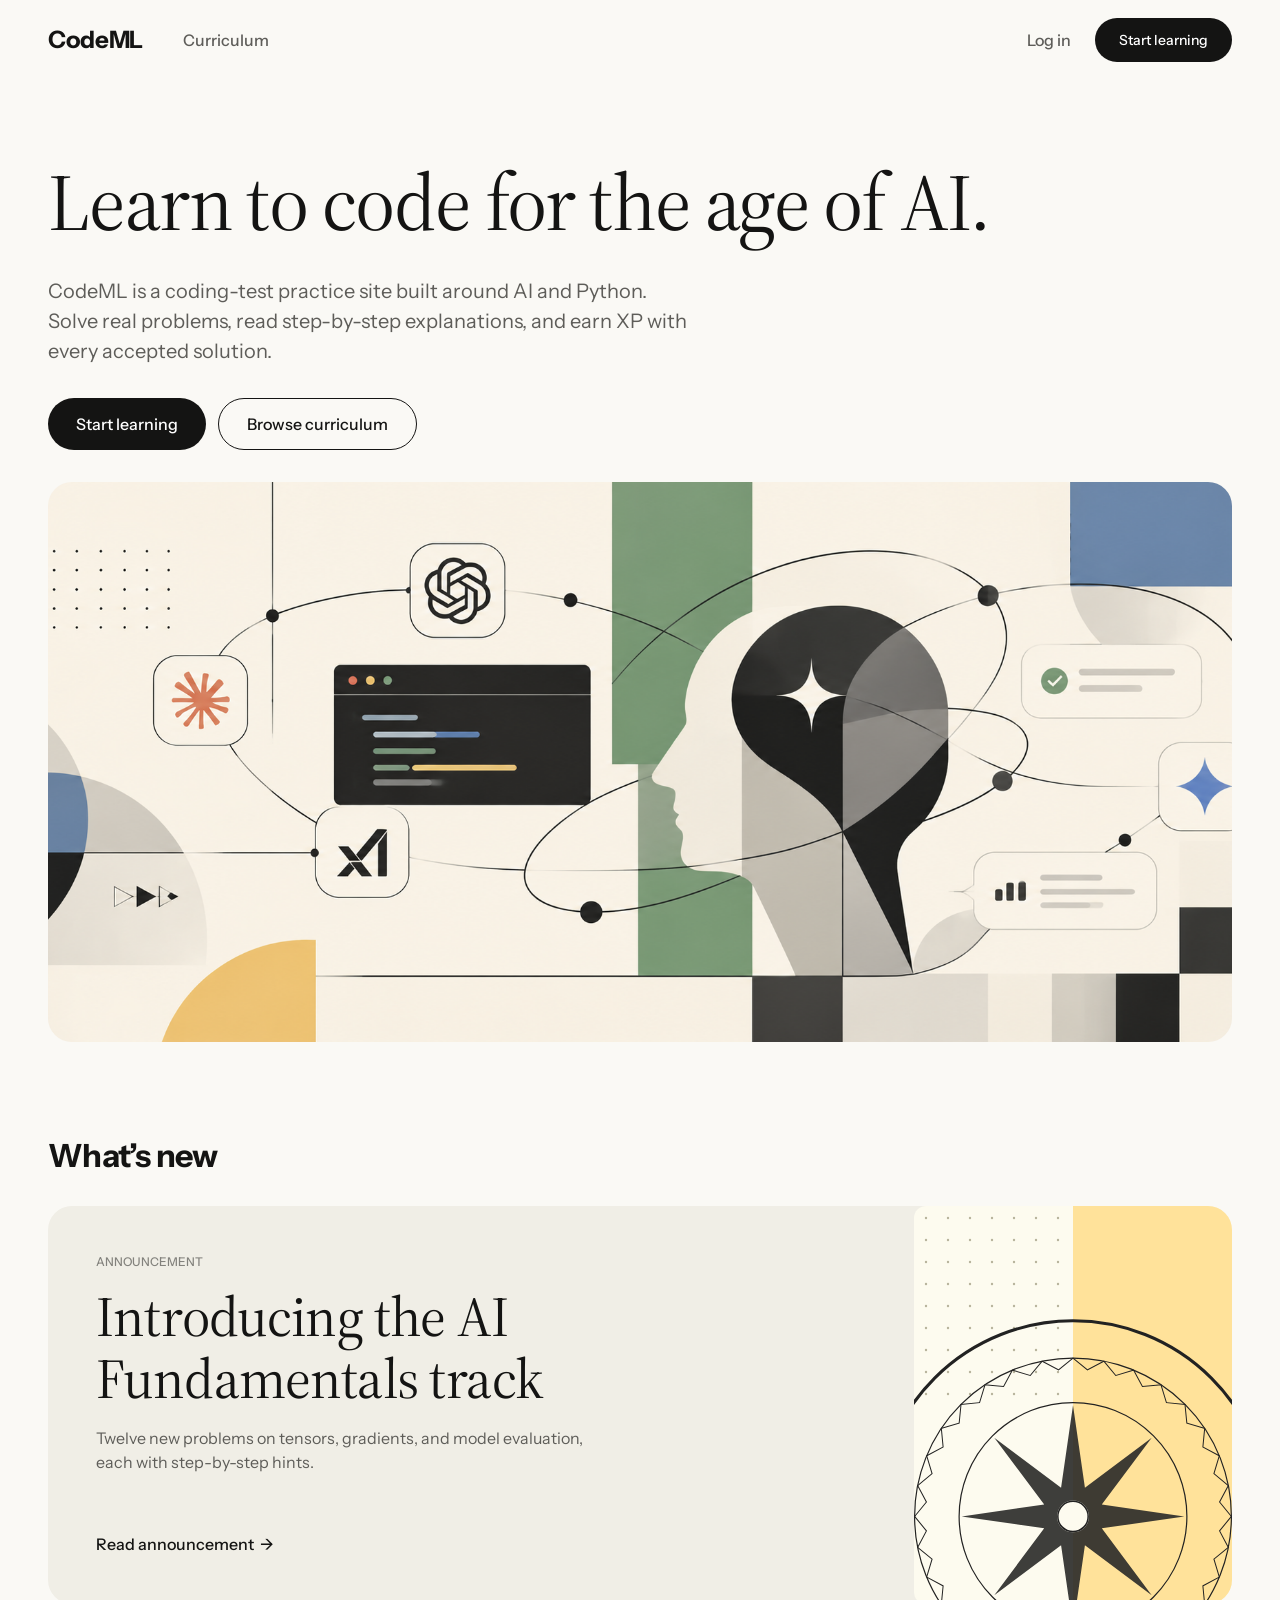
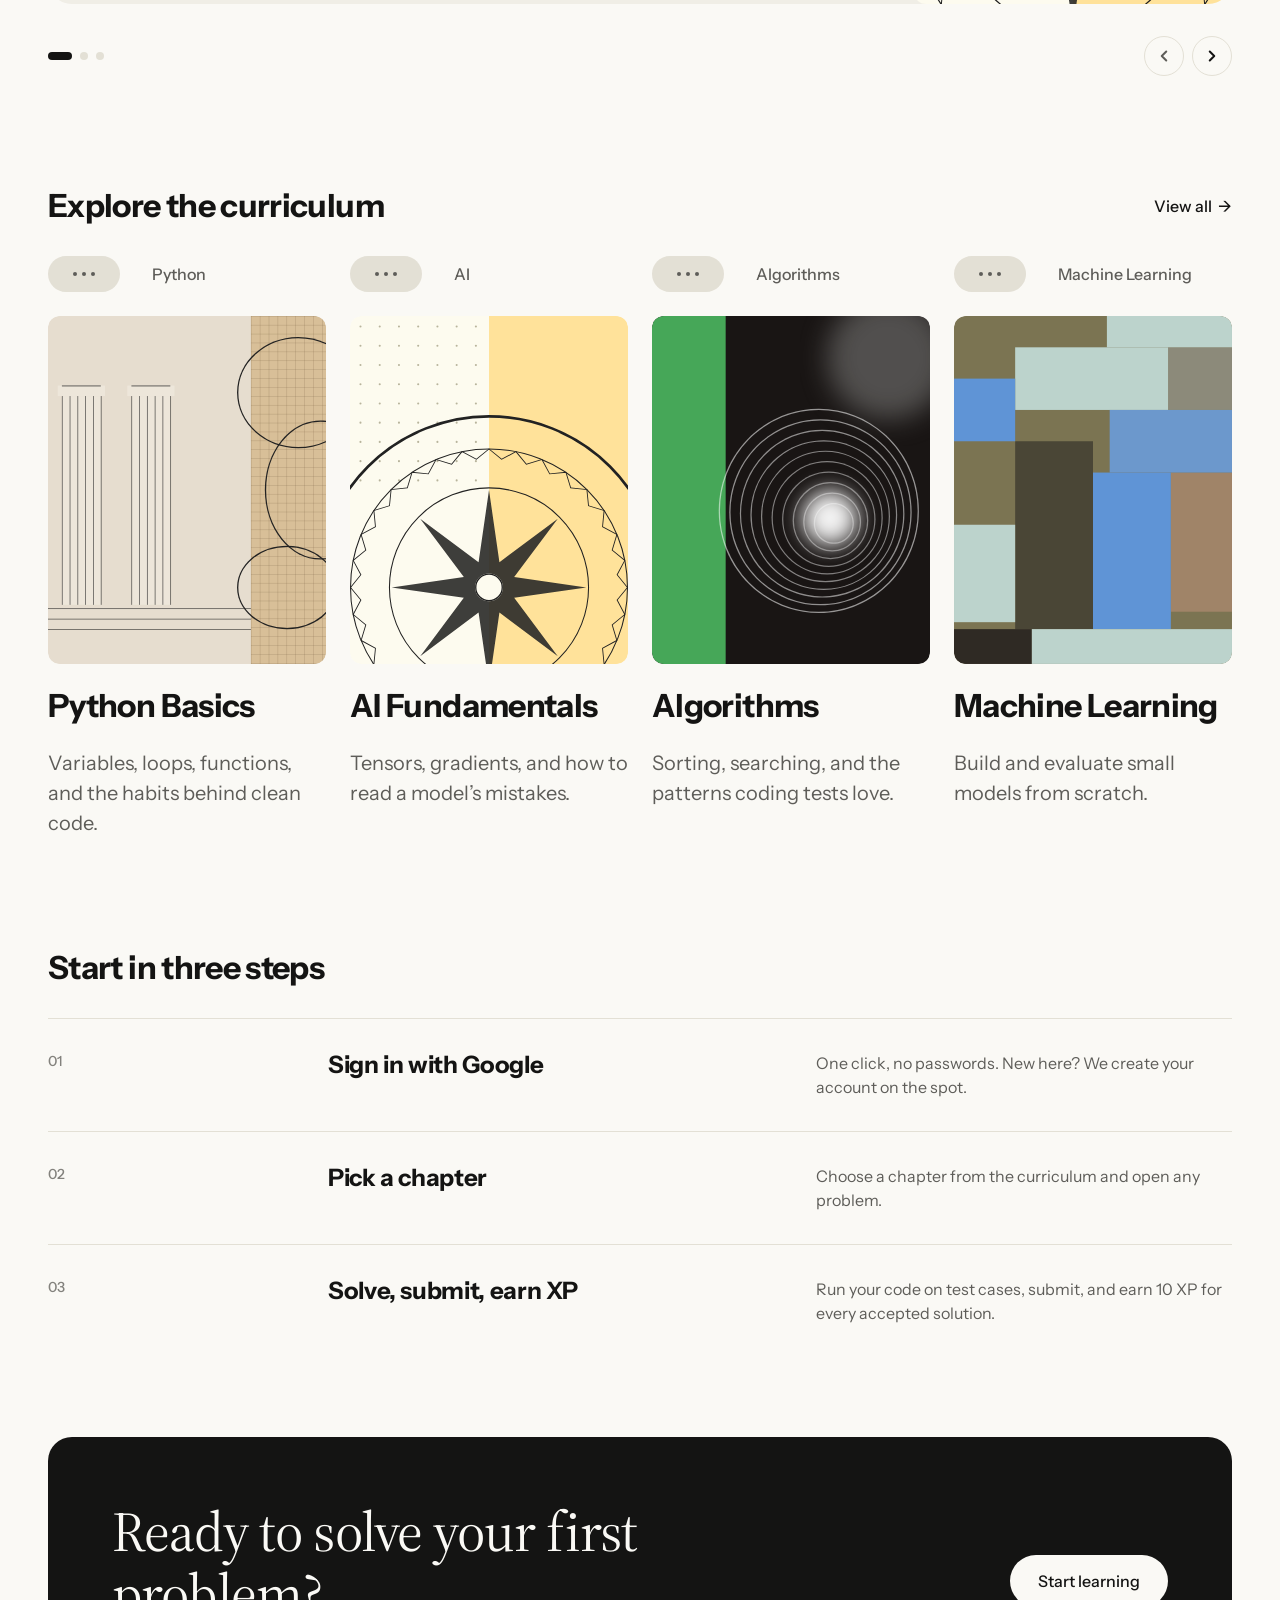
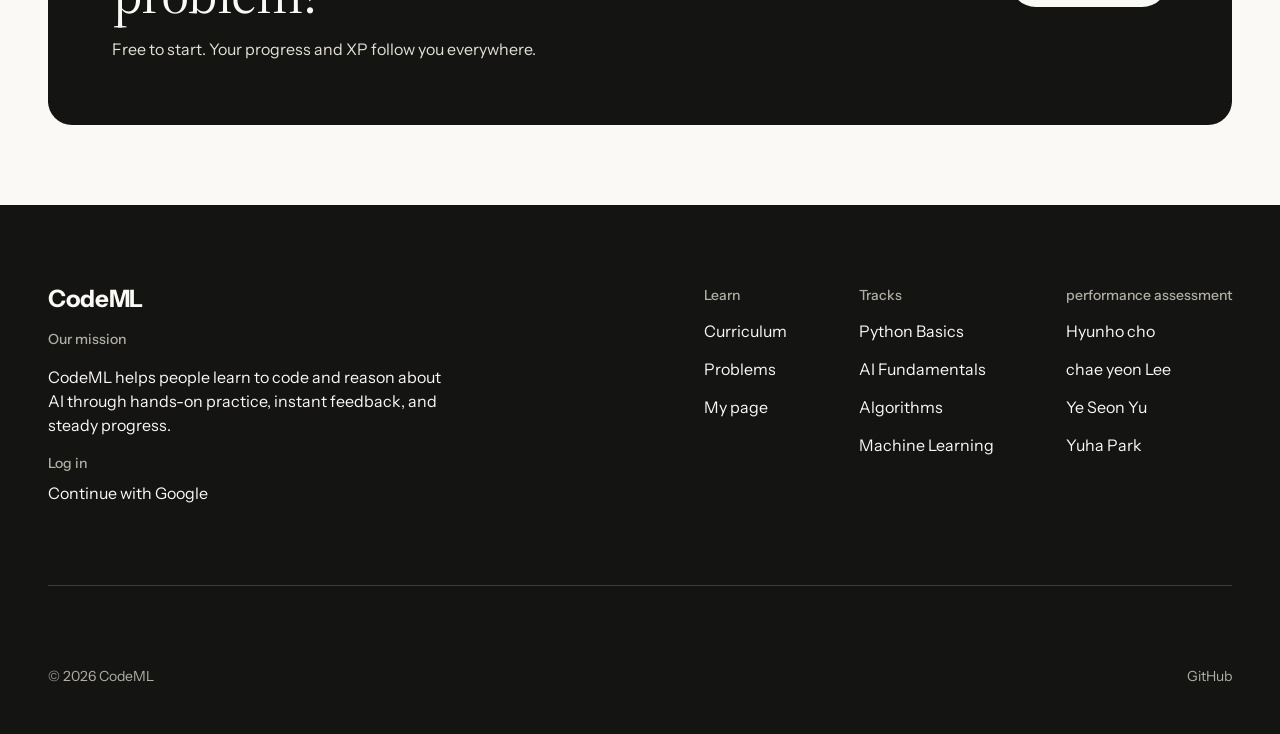
<file: index.html>
<!doctype html>
<html lang="ko">
<head>
  <meta charset="UTF-8" />
  <meta name="viewport" content="width=device-width, initial-scale=1.0" />
  <title>CodeML</title>
  <link rel="preconnect" href="https://fonts.googleapis.com" />
  <link rel="preconnect" href="https://fonts.gstatic.com" crossorigin />
  <link href="https://fonts.googleapis.com/css2?family=Instrument+Sans:wght@400;500;700&family=Source+Serif+4:wght@400&display=swap" rel="stylesheet" />
  <link rel="stylesheet" href="css/base.css" />
  <link rel="stylesheet" href="css/home.css" />
</head>
<body>
  <!-- 로그아웃 상태 헤더. 로그인 상태 헤더는 백엔드 연결 후 추가 -->
  <header class="header">
    <div class="header-side">
      <a class="logo" href="index.html">CodeML</a>
      <a class="navlink" href="curriculum.html">Curriculum</a>
    </div>
    <div class="header-side">
      <a class="navlink" href="login.html">Log in</a>
      <a class="btn btn-primary btn-m" href="login.html">Start learning</a>
    </div>
  </header>

  <main>
    <section class="hero">
      <h1 class="display-xl">Learn to code for the age of AI.</h1>
      <p class="body-l hero-sub">CodeML is a coding-test practice site built around AI and Python. Solve real problems, read step-by-step explanations, and earn XP with every accepted solution.</p>
      <div class="hero-cta">
        <a class="btn btn-primary btn-l" href="login.html">Start learning</a>
        <a class="btn btn-outline btn-l" href="curriculum.html">Browse curriculum</a>
      </div>
      <img class="hero-art" src="assets/hero-art.png" alt="" />
    </section>

    <section class="section" id="carousel">
      <div class="section-head"><h2 class="title-xl">What’s new</h2></div>
      <div class="slide">
        <div class="slide-text">
          <div class="slide-top">
            <span class="caption">ANNOUNCEMENT</span>
            <h3 class="display-l" id="slide-title">Introducing the AI Fundamentals track</h3>
            <p class="body-m slide-body" id="slide-body">Twelve new problems on tensors, gradients, and model evaluation, each with step-by-step hints.</p>
          </div>
          <button class="label-m" data-not-connected>Read announcement &nbsp;→</button>
        </div>
        <img class="slide-art" id="slide-art" src="assets/art-ai.svg" alt="" />
      </div>
      <div class="controls">
        <div class="dots" id="dots"></div>
        <div class="arrows">
          <button class="page-btn" id="prev" aria-label="Previous slide"><img src="assets/chevron-left.svg" alt="" /></button>
          <button class="page-btn" id="next" aria-label="Next slide"><img src="assets/chevron-right.svg" alt="" /></button>
        </div>
      </div>
    </section>

    <section class="section">
      <div class="section-head">
        <h2 class="title-xl">Explore the curriculum</h2>
        <a class="label-m" href="curriculum.html">View all &nbsp;→</a>
      </div>
      <div class="cards">
        <a class="card" href="curriculum.html">
          <div class="card-label"><img src="assets/dots-pill.svg" alt="" /><span class="label-m secondary">Python</span></div>
          <img class="card-art" src="assets/art-python.svg" alt="" />
          <h3 class="title-xl">Python Basics</h3>
          <p class="body-l secondary">Variables, loops, functions, and the habits behind clean code.</p>
        </a>
        <a class="card" href="curriculum.html">
          <div class="card-label"><img src="assets/dots-pill.svg" alt="" /><span class="label-m secondary">AI</span></div>
          <img class="card-art" src="assets/art-ai-card.svg" alt="" />
          <h3 class="title-xl">AI Fundamentals</h3>
          <p class="body-l secondary">Tensors, gradients, and how to read a model’s mistakes.</p>
        </a>
        <a class="card" href="curriculum.html">
          <div class="card-label"><img src="assets/dots-pill.svg" alt="" /><span class="label-m secondary">Algorithms</span></div>
          <img class="card-art" src="assets/art-algorithms.svg" alt="" />
          <h3 class="title-xl">Algorithms</h3>
          <p class="body-l secondary">Sorting, searching, and the patterns coding tests love.</p>
        </a>
        <a class="card" href="curriculum.html">
          <div class="card-label"><img src="assets/dots-pill.svg" alt="" /><span class="label-m secondary">Machine Learning</span></div>
          <!-- 시안에서 도형 조합으로 그려진 아트 -->
          <svg class="card-art" viewBox="0 0 318 398" aria-hidden="true">
            <clipPath id="ml-clip"><rect width="318" height="398" rx="12" /></clipPath>
            <g clip-path="url(#ml-clip)">
              <rect x="0" y="0" width="318" height="398" fill="#7b7452" />
              <rect x="69.96" y="143.28" width="89.04" height="214.92" fill="#4a4636" />
              <rect x="248.04" y="179.1" width="69.96" height="159.2" fill="#a08468" />
              <rect x="244.86" y="35.82" width="73.14" height="71.64" fill="#8c8a7a" />
              <rect x="174.9" y="0" width="143.1" height="35.82" fill="#bcd3cc" />
              <rect x="69.96" y="35.82" width="174.9" height="71.64" fill="#bcd3cc" />
              <rect x="0" y="71.64" width="69.96" height="71.64" fill="#5f94d6" />
              <rect x="178.08" y="107.46" width="139.92" height="71.64" fill="#6c98cc" />
              <rect x="159" y="179.1" width="89.04" height="179.1" fill="#5f94d6" />
              <rect x="0" y="238.8" width="69.96" height="111.44" fill="#bcd3cc" />
              <rect x="0" y="358.2" width="89.04" height="39.8" fill="#2f2a24" />
              <rect x="89.04" y="358.2" width="228.96" height="39.8" fill="#bcd3cc" />
            </g>
          </svg>
          <h3 class="title-xl">Machine Learning</h3>
          <p class="body-l secondary">Build and evaluate small models from scratch.</p>
        </a>
      </div>
    </section>

    <section class="section">
      <div class="section-head"><h2 class="title-xl">Start in three steps</h2></div>
      <div class="steps">
        <div class="step"><span class="step-n">01</span><h3 class="step-title">Sign in with Google</h3><p class="body-m secondary step-desc">One click, no passwords. New here? We create your account on the spot.</p></div>
        <div class="step"><span class="step-n">02</span><h3 class="step-title">Pick a chapter</h3><p class="body-m secondary step-desc">Choose a chapter from the curriculum and open any problem.</p></div>
        <div class="step"><span class="step-n">03</span><h3 class="step-title">Solve, submit, earn XP</h3><p class="body-m secondary step-desc">Run your code on test cases, submit, and earn 10 XP for every accepted solution.</p></div>
      </div>
    </section>

    <section class="section cta-section">
      <div class="cta-band">
        <div class="cta-copy">
          <h2 class="display-l">Ready to solve your first problem?</h2>
          <p class="body-m cta-body">Free to start. Your progress and XP follow you everywhere.</p>
        </div>
        <a class="btn btn-white btn-l" href="login.html">Start learning</a>
      </div>
    </section>
  </main>

  <footer class="footer">
    <div class="footer-top">
      <div class="footer-mission">
        <span class="logo">CodeML</span>
        <span class="footer-label">Our mission</span>
        <p class="footer-mission-text">CodeML helps people learn to code and reason about AI through hands-on practice, instant feedback, and steady progress.</p>
        <div class="footer-col footer-login">
          <span class="footer-label">Log in</span>
          <a class="footer-link" href="login.html">Continue with Google</a>
        </div>
      </div>
      <div class="footer-columns">
        <div class="footer-col"><span class="footer-label">Learn</span><a class="footer-link" href="curriculum.html">Curriculum</a><span class="footer-link">Problems</span><span class="footer-link">My page</span></div>
        <div class="footer-col"><span class="footer-label">Tracks</span><span class="footer-link">Python Basics</span><span class="footer-link">AI Fundamentals</span><span class="footer-link">Algorithms</span><span class="footer-link">Machine Learning</span></div>
        <div class="footer-col"><span class="footer-label">performance assessment</span><span class="footer-link">Hyunho cho</span><span class="footer-link">chae yeon Lee</span><span class="footer-link">Ye Seon Yu</span><span class="footer-link">Yuha Park</span></div>
      </div>
    </div>
    <hr class="footer-divider" />
    <div class="footer-bottom"><span>© 2026 CodeML</span><span>GitHub</span></div>
  </footer>

  <script src="js/common.js"></script>
  <script src="js/home.js"></script>
</body>
</html>
</file>
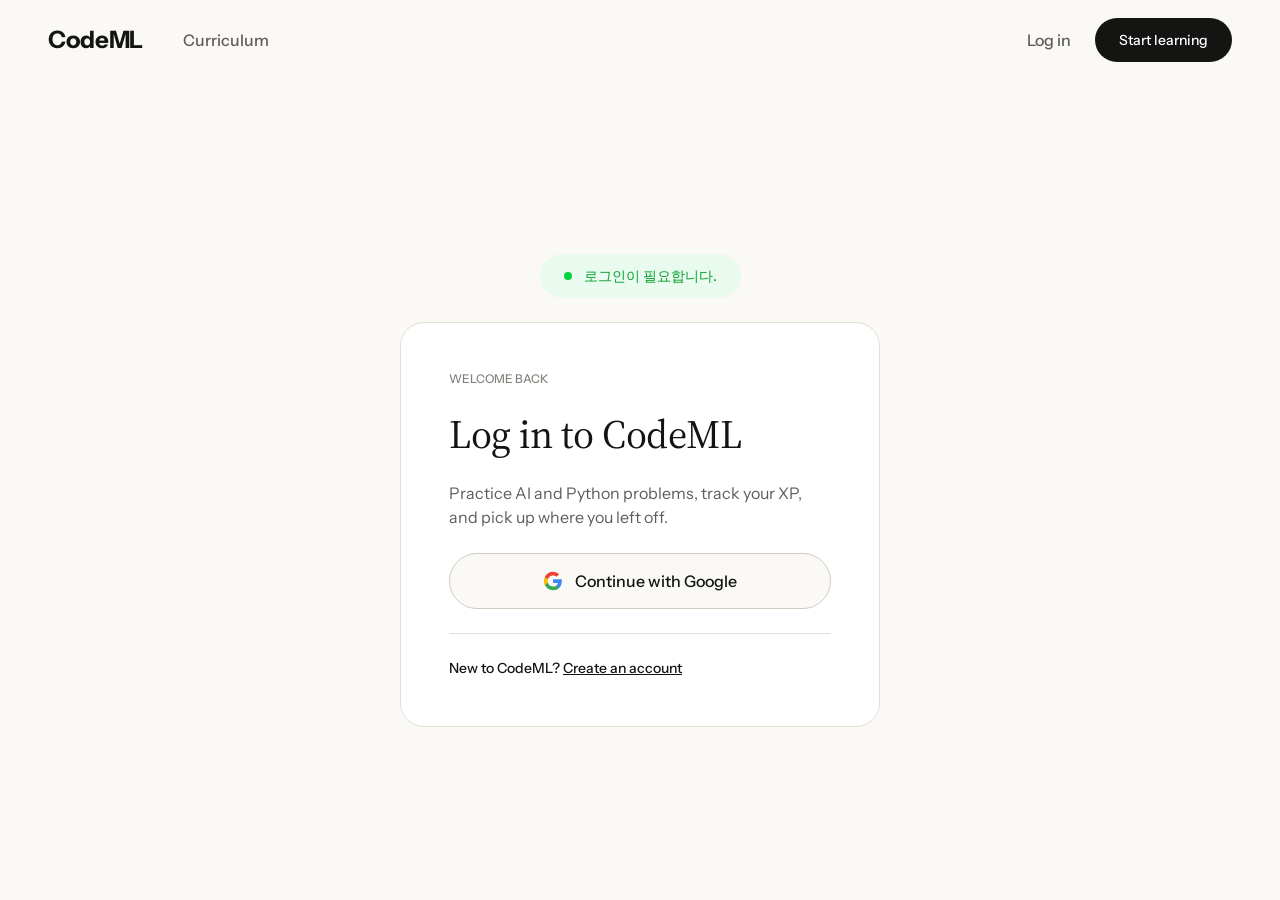
<file: curriculum.html>
<!doctype html>
<html lang="ko">
<head>
  <meta charset="UTF-8" />
  <meta name="viewport" content="width=device-width, initial-scale=1.0" />
  <title>Curriculum · CodeML</title>
  <link rel="preconnect" href="https://fonts.googleapis.com" />
  <link rel="preconnect" href="https://fonts.gstatic.com" crossorigin />
  <link href="https://fonts.googleapis.com/css2?family=Instrument+Sans:wght@400;500;700&family=Source+Serif+4:wght@400&display=swap" rel="stylesheet" />
  <link rel="stylesheet" href="css/base.css" />
  <link rel="stylesheet" href="css/dashboard.css" />
  <link rel="stylesheet" href="css/curriculum.css" />
</head>
<body data-auth="required" class="app-page">
  <aside class="sidebar" id="sidebar">
    <div class="sb-top">
      <a class="logo logo-full" href="index.html">CodeML</a>
      <span class="logo-mark" aria-hidden="true">CM</span>
      <button class="sb-toggle" id="sb-toggle" aria-label="Collapse sidebar" aria-expanded="true">
        <img class="ic-collapse" src="assets/sb-chevron-left.svg" alt="" />
        <img class="ic-expand" src="assets/sb-chevron-right.svg" alt="" />
      </button>
    </div>
    <nav class="sb-menu">
      <a class="sb-item" href="home.html" title="Home"><img src="assets/sb-home.svg" alt="" /><span class="sb-label">Home</span></a>
      <a class="sb-item" href="mypage.html" title="My page"><img src="assets/sb-user.svg" alt="" /><span class="sb-label">My page</span></a>
      <a class="sb-item" href="trail.html" title="Trail"><img src="assets/sb-trail.svg" alt="" /><span class="sb-label">Trail</span></a>
      <a class="sb-item active" href="curriculum.html" title="Curriculum" aria-current="page"><img src="assets/sb-book.svg" alt="" /><span class="sb-label">Curriculum</span></a>
    </nav>
    <button class="sb-account" data-logout title="Log out">
      <span class="avatar">A</span><span class="sb-label">Alex</span>
    </button>
  </aside>

  <main class="app-body">
    <header class="page-head">
      <span class="caption">CURRICULUM</span>
      <div class="page-head-row">
        <h1 class="title-xl">AI Engineer Curriculum</h1>
        <span class="xp-chip"><img src="assets/icon-zap.svg" alt="" />+10 XP</span>
      </div>
      <p class="body-m secondary">A weekly roadmap from Python to machine learning. Solve problems, build a mini project each week, and earn 10 XP for every accepted solution.</p>
    </header>

    <section class="card stack" aria-label="Overall progress">
      <div class="bar-row"><span class="xp-title">Overall progress</span><span class="bar-l" id="o-count"></span></div>
      <div class="track"><div class="fill" id="o-fill"></div></div>
    </section>

    <section class="section">
      <div class="section-head"><h2 class="h2">Weekly roadmap</h2><span class="meta" id="w-meta"></span></div>
      <div class="week-head"><span>Week</span><span>Course</span><span>Libraries</span><span>Mini project</span><span>Progress</span><span></span></div>
      <div id="weeks"></div>
    </section>
  </main>

  <script src="js/common.js"></script>
  <script src="js/sidebar.js"></script>
  <script src="js/progress-data.js"></script>
  <script src="js/curriculum.js"></script>
</body>
</html>
</file>
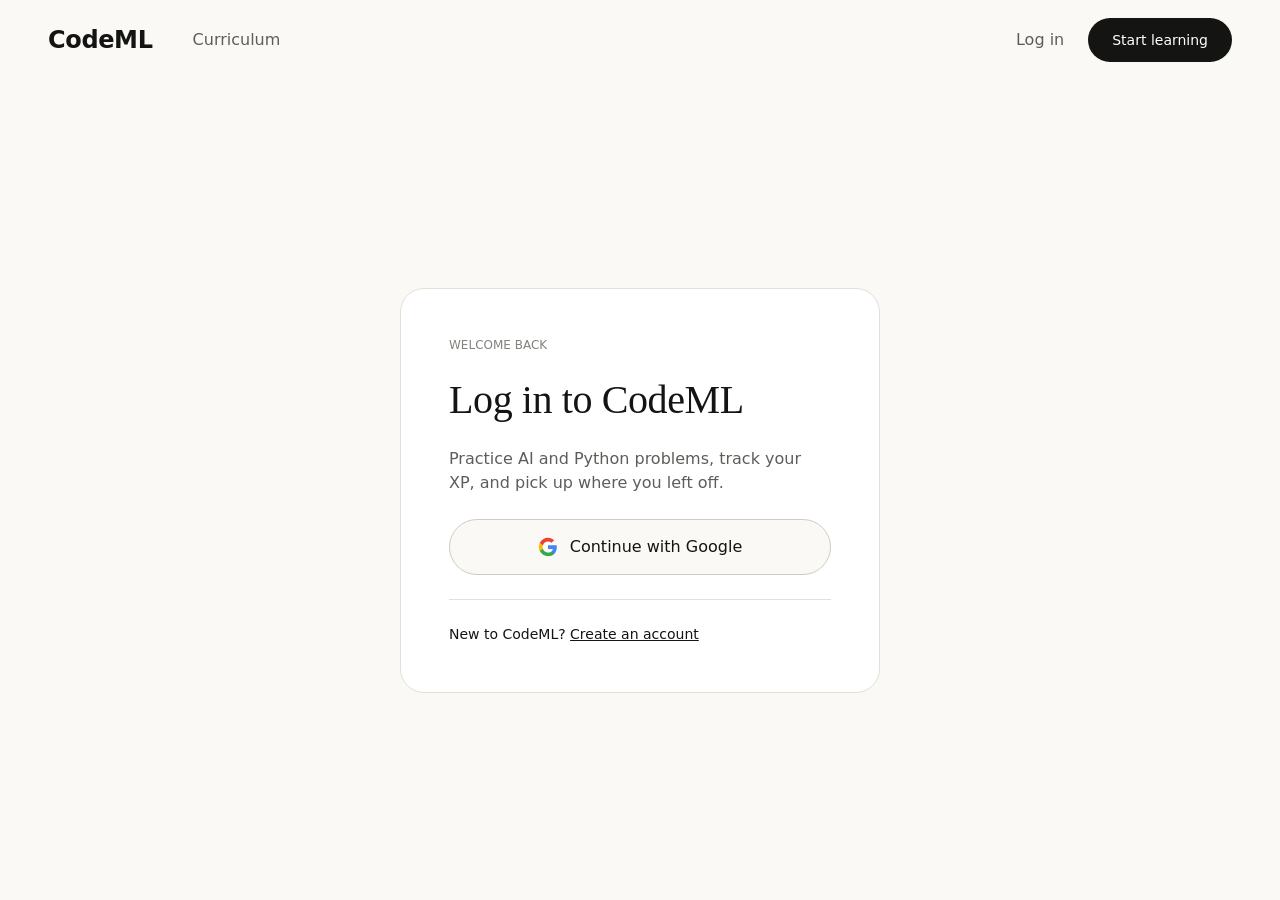
<file: home.html>
<!doctype html>
<html lang="ko">
<head>
  <meta charset="UTF-8" />
  <meta name="viewport" content="width=device-width, initial-scale=1.0" />
  <title>Home · CodeML</title>
  <link rel="preconnect" href="https://fonts.googleapis.com" />
  <link rel="preconnect" href="https://fonts.gstatic.com" crossorigin />
  <link href="https://fonts.googleapis.com/css2?family=Instrument+Sans:wght@400;500;700&family=Source+Serif+4:wght@400&display=swap" rel="stylesheet" />
  <link rel="stylesheet" href="css/base.css" />
  <link rel="stylesheet" href="css/dashboard.css" />
</head>
<body data-auth="required" class="app-page">
  <aside class="sidebar" id="sidebar">
    <div class="sb-top">
      <a class="logo logo-full" href="index.html">CodeML</a>
      <span class="logo-mark" aria-hidden="true">CM</span>
      <button class="sb-toggle" id="sb-toggle" aria-label="Collapse sidebar" aria-expanded="true">
        <img class="ic-collapse" src="assets/sb-chevron-left.svg" alt="" />
        <img class="ic-expand" src="assets/sb-chevron-right.svg" alt="" />
      </button>
    </div>
    <nav class="sb-menu">
      <a class="sb-item active" href="home.html" title="Home" aria-current="page"><img src="assets/sb-home.svg" alt="" /><span class="sb-label">Home</span></a>
      <a class="sb-item" href="mypage.html" title="My page"><img src="assets/sb-user.svg" alt="" /><span class="sb-label">My page</span></a>
      <a class="sb-item" href="trail.html" title="Trail"><img src="assets/sb-trail.svg" alt="" /><span class="sb-label">Trail</span></a>
      <a class="sb-item" href="curriculum.html" title="Curriculum"><img src="assets/sb-book.svg" alt="" /><span class="sb-label">Curriculum</span></a>
    </nav>
    <button class="sb-account" data-logout title="Log out">
      <span class="avatar">A</span><span class="sb-label">Alex</span>
    </button>
  </aside>

  <main class="app-body">
    <header class="page-head">
      <h1 class="title-xl" id="welcome">Welcome back</h1>
      <p class="body-m secondary">Pick up where you left off.</p>
    </header>

    <section class="continue" aria-label="Continue">
      <div class="continue-main">
        <span class="caption" id="c-eyebrow"></span>
        <h2 class="continue-title" id="c-title"></h2>
        <div class="continue-meta" id="c-meta"></div>
        <div class="continue-progress stack">
          <div class="bar-row"><span class="bar-l">Week 1 progress</span><span class="bar-r" id="c-count"></span></div>
          <div class="track"><div class="fill" id="c-fill"></div></div>
        </div>
      </div>
      <div class="continue-actions">
        <a class="btn btn-primary btn-m" id="c-resume" href="problem.html">Resume problem</a>
        <a class="btn btn-outline btn-m" href="curriculum.html">View curriculum</a>
      </div>
    </section>

    <section class="stats" aria-label="Stats">
      <div class="card stat"><div class="stat-top"><img src="assets/icon-zap.svg" alt="" /><span class="stat-v" id="s-streak"></span></div><span class="stat-l">Day streak</span></div>
      <div class="card stat"><span class="xp-title">XP goal</span><div class="bar-row"><span></span><span class="bar-l" id="s-xp"></span></div><div class="track"><div class="fill" id="s-xp-fill"></div></div></div>
      <div class="card stat"><div class="stat-top"><img src="assets/check.svg" alt="" /><span class="stat-v" id="s-solved"></span></div><span class="stat-l">Problems solved</span></div>
    </section>

    <section class="section">
      <div class="section-head"><h2 class="h2">Your roadmap</h2><a class="link-m" href="curriculum.html">View curriculum</a></div>
      <div id="roadmap"></div>
    </section>

    <section class="section">
      <div class="section-head"><h2 class="h2">What’s new</h2></div>
      <div class="news">
        <span class="caption">ANNOUNCEMENT</span>
        <h3>Introducing the AI Fundamentals track</h3>
        <p class="body-m secondary">Twelve new problems on tensors, gradients, and model evaluation, each with step-by-step hints.</p>
      </div>
    </section>
  </main>

  <script src="js/common.js"></script>
  <script src="js/sidebar.js"></script>
  <script src="js/progress-data.js"></script>
  <script src="js/app-home.js"></script>
</body>
</html>
</file>
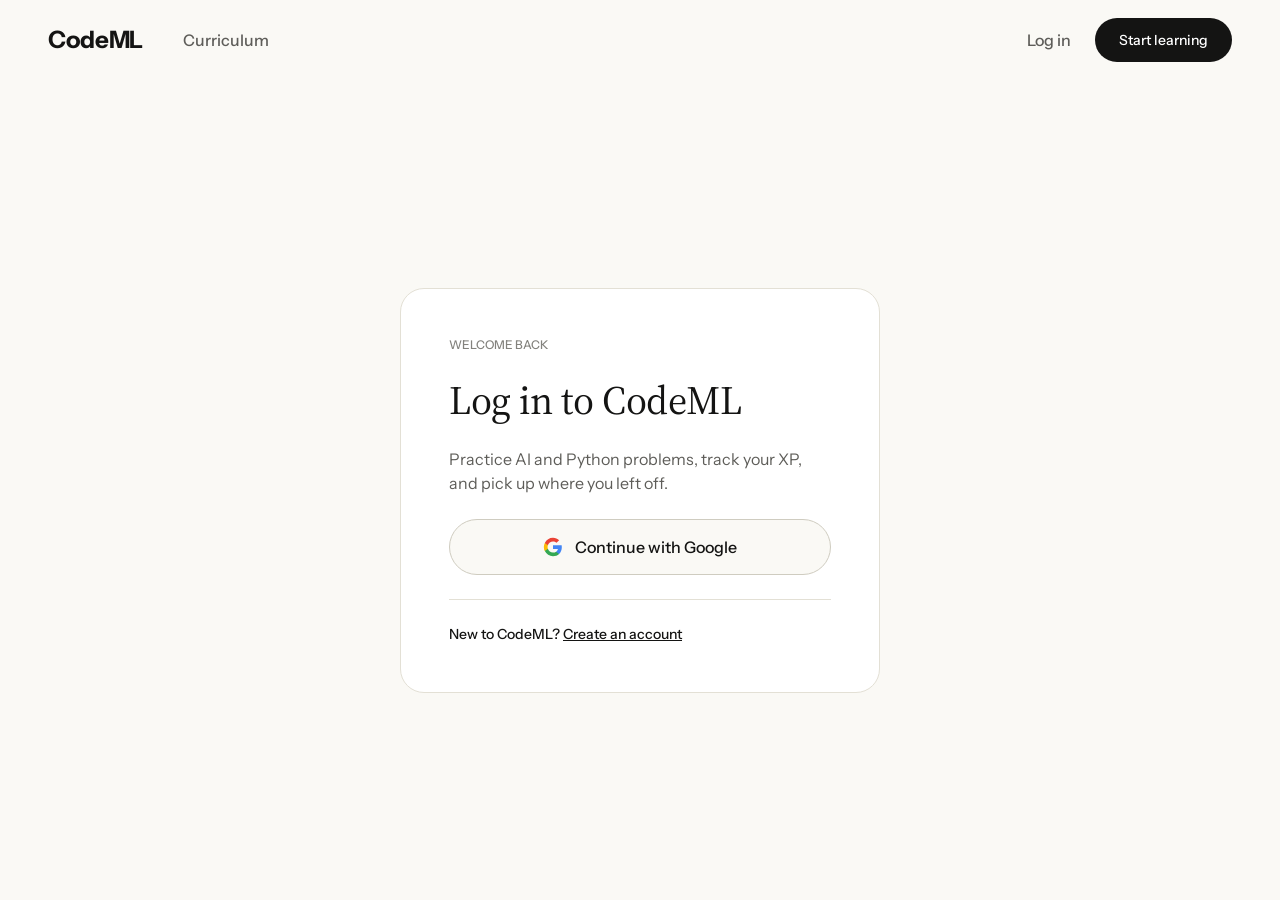
<file: login.html>
<!doctype html>
<html lang="ko">
<head>
  <meta charset="UTF-8" />
  <meta name="viewport" content="width=device-width, initial-scale=1.0" />
  <title>Log in · CodeML</title>
  <link rel="preconnect" href="https://fonts.googleapis.com" />
  <link rel="preconnect" href="https://fonts.gstatic.com" crossorigin />
  <link href="https://fonts.googleapis.com/css2?family=Instrument+Sans:wght@400;500;700&family=Source+Serif+4:wght@400&display=swap" rel="stylesheet" />
  <link rel="stylesheet" href="css/base.css" />
  <link rel="stylesheet" href="css/auth.css" />
</head>
<body class="auth-page">
  <header class="header">
    <div class="header-side">
      <a class="logo" href="index.html">CodeML</a>
      <a class="navlink" href="curriculum.html">Curriculum</a>
    </div>
    <div class="header-side">
      <a class="navlink" href="login.html">Log in</a>
      <a class="btn btn-primary btn-m" href="login.html">Start learning</a>
    </div>
  </header>

  <main class="auth-body">
    <!-- 회원가입 직후(login.html?signup=done)에만 보인다 -->
    <div class="banner" id="signup-banner" hidden>
      <img src="assets/dot-success.svg" alt="" />
      <span>Account created. Log in to continue.</span>
    </div>
    <section class="auth-card">
      <p class="caption">WELCOME BACK</p>
      <h1 class="heading-serif">Log in to CodeML</h1>
      <p class="body-m secondary">Practice AI and Python problems, track your XP, and pick up where you left off.</p>
      <button class="google-btn" data-google="login">
        <img src="assets/icon-google.svg" alt="" />
        <span>Continue with Google</span>
      </button>
      <hr class="auth-divider" />
      <p class="auth-switch">New to CodeML? <a href="signup.html">Create an account</a></p>
    </section>
  </main>

  <script src="https://accounts.google.com/gsi/client" async defer></script>
  <script src="js/common.js"></script>
  <script src="js/auth.js"></script>
</body>
</html>
</file>
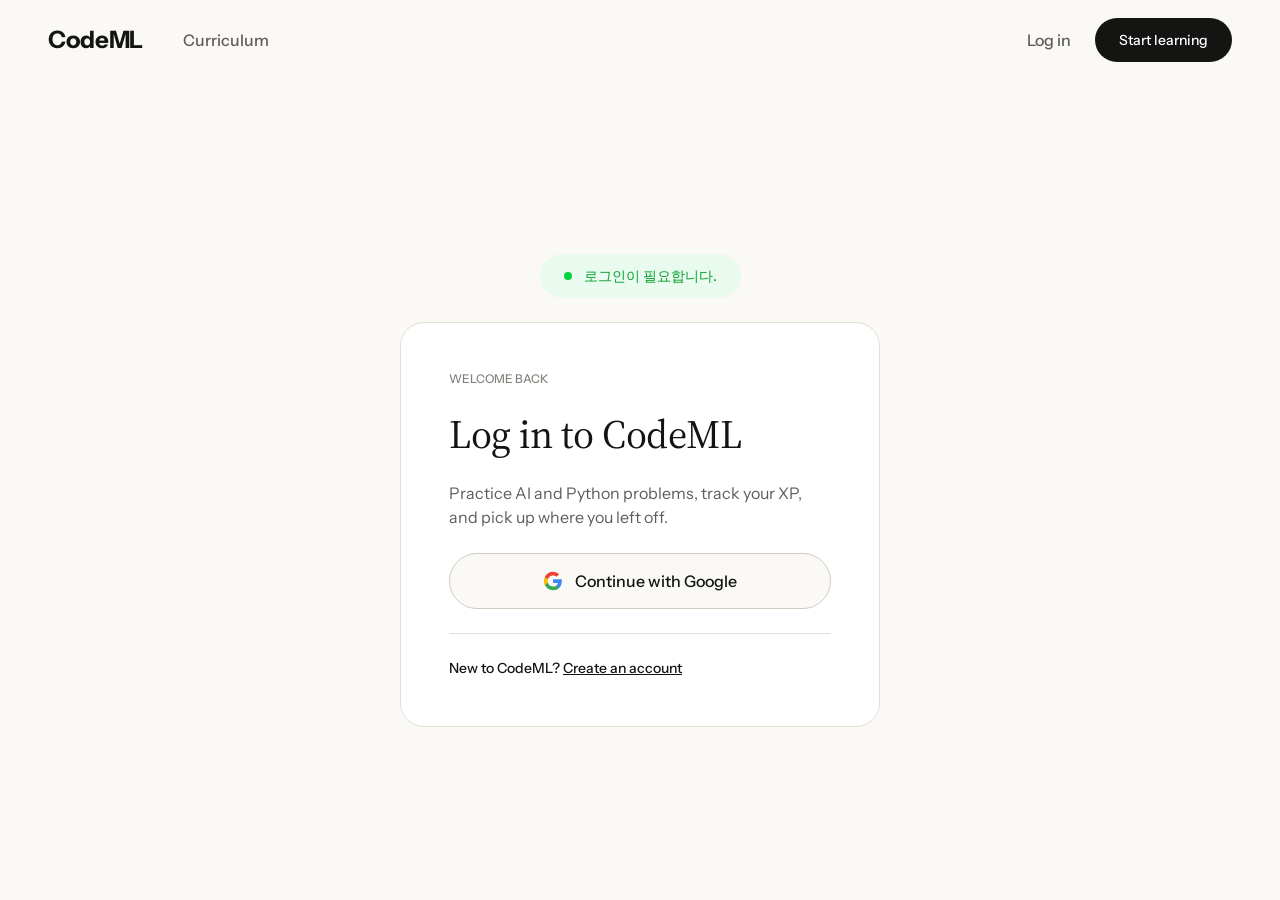
<file: mypage.html>
<!doctype html>
<html lang="ko">
<head>
  <meta charset="UTF-8" />
  <meta name="viewport" content="width=device-width, initial-scale=1.0" />
  <title>My page · CodeML</title>
  <link rel="preconnect" href="https://fonts.googleapis.com" />
  <link rel="preconnect" href="https://fonts.gstatic.com" crossorigin />
  <link href="https://fonts.googleapis.com/css2?family=Instrument+Sans:wght@400;500;700&family=Source+Serif+4:wght@400&display=swap" rel="stylesheet" />
  <link rel="stylesheet" href="css/base.css" />
  <link rel="stylesheet" href="css/mypage.css" />
</head>
<body data-auth="required" class="mypage-page">
  <aside class="sidebar" id="sidebar">
    <div class="sb-top">
      <a class="logo logo-full" href="index.html">CodeML</a>
      <span class="logo-mark" aria-hidden="true">CM</span>
      <button class="sb-toggle" id="sb-toggle" aria-label="Collapse sidebar" aria-expanded="true">
        <img class="ic-collapse" src="assets/sb-chevron-left.svg" alt="" />
        <img class="ic-expand" src="assets/sb-chevron-right.svg" alt="" />
      </button>
    </div>
    <nav class="sb-menu">
      <a class="sb-item" href="home.html" title="Home"><img src="assets/sb-home.svg" alt="" /><span class="sb-label">Home</span></a>
      <a class="sb-item active" href="mypage.html" title="My page" aria-current="page"><img src="assets/sb-user.svg" alt="" /><span class="sb-label">My page</span></a>
      <a class="sb-item" href="trail.html" title="Trail"><img src="assets/sb-trail.svg" alt="" /><span class="sb-label">Trail</span></a>
      <a class="sb-item" href="curriculum.html" title="Curriculum"><img src="assets/sb-book.svg" alt="" /><span class="sb-label">Curriculum</span></a>
    </nav>
    <button class="sb-account" data-logout title="Log out">
      <span class="avatar">A</span><span class="sb-label">Alex</span>
    </button>
  </aside>

  <main class="mp-body">
    <nav class="mp-settings" aria-label="Settings">
      <h2 class="mp-settings-title">Settings</h2>
      <a class="mp-nav active" href="mypage.html" aria-current="page">Account</a>
    </nav>

    <div class="mp-main">
      <header class="mp-head">
        <h1 class="title-xl">Account</h1>
        <p class="body-m secondary">Manage your Code ML profile and track your learning progress.</p>
      </header>

      <form class="mp-form" id="account-form" novalidate>
        <div class="field">
          <label class="field-label" for="email">Email</label>
          <div class="input-wrap">
            <input class="input" id="email" type="email" value="alex@gmail.com" readonly />
            <img src="assets/icon-lock.svg" alt="" />
          </div>
          <p class="help">Linked to your Google account. Can't be changed.</p>
        </div>

        <div class="field">
          <label class="field-label" for="username">Username <span class="req" aria-hidden="true">*</span></label>
          <input class="input" id="username" type="text" value="" required autocomplete="off" maxlength="30" />
          <p class="help" id="username-help" hidden></p>
        </div>

        <div class="field">
          <span class="field-label">Level</span>
          <div class="level-card">
            <span class="level-n" id="level-n">Level 3</span>
            <div class="xp-row"><span class="xp-title">Next level</span><span class="xp-count" id="xp-count">20 / 50 XP</span></div>
            <div class="track"><div class="fill" id="xp-fill" style="width:40%"></div></div>
            <p class="help">Earn 10 XP for every problem you solve.</p>
          </div>
        </div>

        <button class="btn btn-primary btn-m" id="save" type="submit" disabled>Save changes</button>
      </form>

      <hr class="mp-divider" />

      <section class="mp-section">
        <h2 class="mp-h2">Activity</h2>
        <div class="card heat">
          <div class="heat-head"><span class="label-s">Problems solved per day</span><span class="xp-count">Last 38 weeks</span></div>
          <div class="heat-grid" id="heat-grid" role="img" aria-label="Problems solved per day over the last 38 weeks"></div>
          <div class="heat-legend"><span class="help">Less</span><span class="cell l0"></span><span class="cell l1"></span><span class="cell l2"></span><span class="cell l3"></span><span class="cell l4"></span><span class="help">More</span></div>
        </div>
      </section>

      <section class="mp-section">
        <h2 class="mp-h2">Submissions</h2>
        <div class="card sub">
          <div class="sub-row sub-headrow"><span>#</span><span>Problem</span><span>Result</span><span>Language</span><span class="r">Submitted</span></div>
          <div id="sub-body"></div>
        </div>
      </section>

      <section class="mp-section">
        <h2 class="mp-h2">Security</h2>
        <div class="card action">
          <div><p class="action-title">Password</p><p class="action-desc">Update the password you use to sign in.</p></div>
          <button class="btn btn-outline btn-m" type="button" id="change-password">Change password</button>
        </div>
      </section>

      <section class="mp-section">
        <h2 class="mp-h2">Danger zone</h2>
        <div class="card action danger">
          <div><p class="action-title">Delete account</p><p class="action-desc">Permanently delete your account, progress, and submissions. This can't be undone.</p></div>
          <button class="btn btn-outline btn-m" type="button" id="delete-account">Delete account</button>
        </div>
      </section>
    </div>
  </main>

  <script src="js/common.js"></script>
  <script src="js/mypage.js"></script>
</body>
</html>
</file>
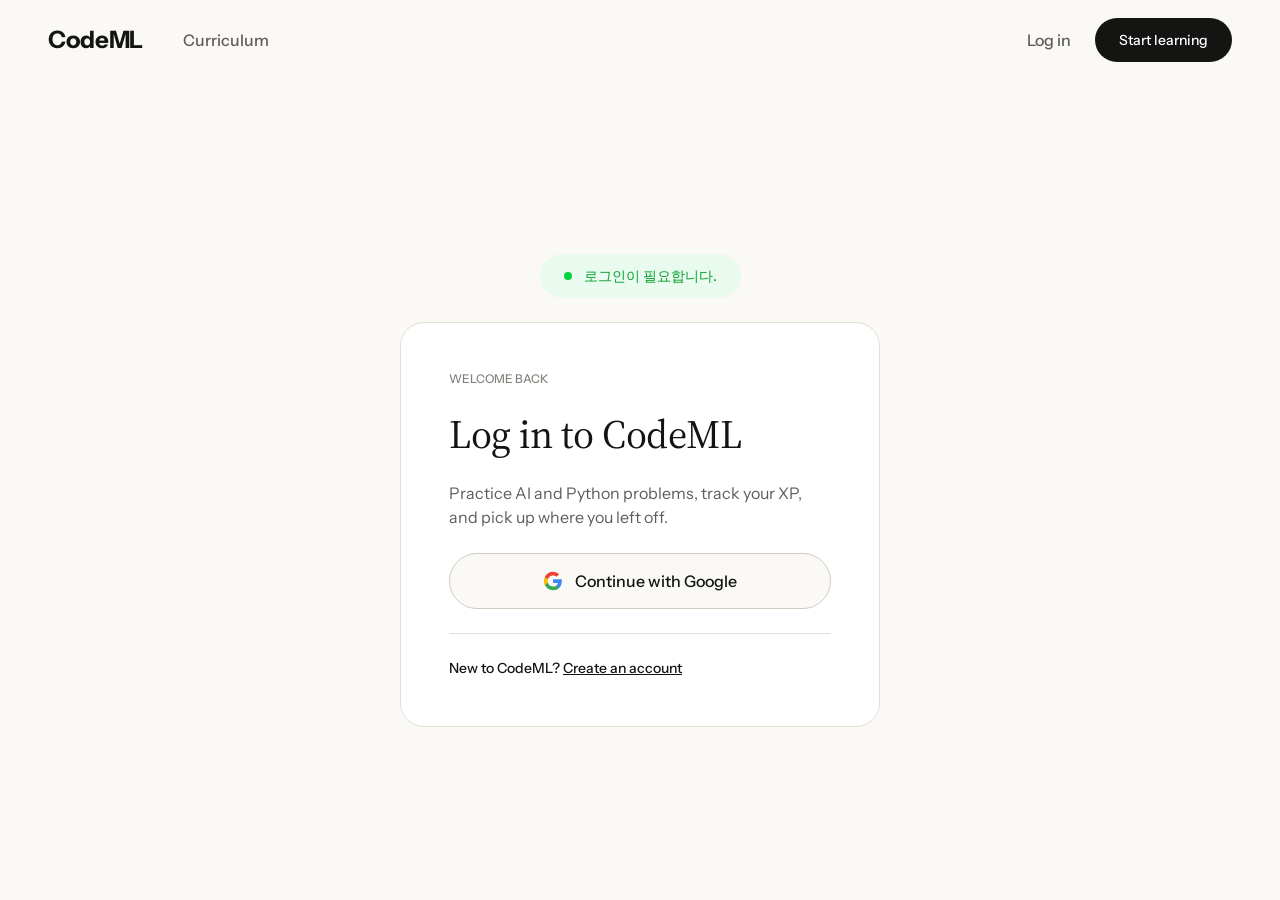
<file: problem.html>
<!doctype html>
<html lang="ko">
<head>
  <meta charset="UTF-8" />
  <meta name="viewport" content="width=device-width, initial-scale=1.0" />
  <title>Problem · CodeML</title>
  <link rel="preconnect" href="https://fonts.googleapis.com" />
  <link rel="preconnect" href="https://fonts.gstatic.com" crossorigin />
  <link href="https://fonts.googleapis.com/css2?family=Instrument+Sans:wght@400;500;700&family=JetBrains+Mono:wght@400;500&family=Source+Serif+4:wght@400&display=swap" rel="stylesheet" />
  <link rel="stylesheet" href="css/base.css" />
  <link rel="stylesheet" href="css/problem.css" />
</head>
<body data-auth="required" class="problem-page">
  <!-- 로그아웃 상태 헤더. 로그인 상태 헤더(My page)는 백엔드 연결 후 전환 -->
  <header class="header">
    <div class="header-side">
      <a class="logo" href="index.html">CodeML</a>
      <a class="navlink" href="curriculum.html">Curriculum</a>
    </div>
    <div class="header-side">
      <a class="navlink" href="login.html">Log in</a>
      <a class="btn btn-primary btn-m" href="login.html">Start learning</a>
    </div>
  </header>

  <div class="workspace">
    <!-- 왼쪽: 파일철 탭 + 내용 -->
    <section class="left">
      <div class="ptabs" role="tablist">
        <button class="ptab selected" role="tab" data-tab="problem"><img src="assets/tab-problem.svg" alt="" />Problem</button>
        <button class="ptab" role="tab" data-tab="submissions"><img src="assets/tab-submissions.svg" alt="" />Submissions</button>
        <button class="ptab" role="tab" data-tab="solution"><img src="assets/tab-solution.svg" alt="" />Solution</button>
        <button class="ptab" role="tab" data-tab="concepts"><img src="assets/tab-concepts.svg" alt="" />Concepts</button>
      </div>

      <div class="pcontent">
        <div class="ppanel" id="panel-problem">
          <div class="title-row">
            <h1 class="h-32" id="p-title"></h1>
            <span class="badge" id="p-badge"></span>
          </div>
          <div class="meta">
            <span class="xp-chip"><img src="assets/icon-zap.svg" alt="" /><span id="p-xp"></span></span>
            <span class="meta-text" id="p-chapter"></span>
          </div>
          <div id="p-statement"></div>
        </div>

        <div class="ppanel" id="panel-submissions" hidden>
          <div class="sub-head">
            <h1 class="h-32">Submissions</h1>
            <span class="meta-text">All users · 4,812 total</span>
          </div>
          <div class="table">
            <div class="srow shead"><span class="c-n">#</span><span class="c-user">User</span><span class="c-result">Result</span><span class="c-lang">Language</span><span class="c-time">Submitted</span></div>
            <div id="sub-rows"></div>
          </div>
          <nav class="pagination" id="pagination" aria-label="Submissions pages"></nav>
        </div>

        <div class="ppanel" id="panel-solution" hidden>
          <h1 class="h-32">Solution</h1>
          <div id="p-solution"></div>
        </div>

        <div class="ppanel" id="panel-concepts" hidden>
          <h1 class="h-32">Basic concepts</h1>
          <div id="p-concept"></div>
        </div>
      </div>
    </section>

    <!-- 오른쪽: 코드 에디터 (항상 표시) -->
    <section class="right">
      <div class="toolbar">
        <label class="select">
          <select id="language" aria-label="Language"><option>Python 3</option></select>
          <span>Python 3</span>
          <img src="assets/select-chevron.svg" alt="" />
        </label>
        <div class="toolbar-actions">
          <button class="tool-btn" id="reset"><img src="assets/icon-reset.svg" alt="" />Reset</button>
          <button class="tool-btn" id="settings-btn" aria-haspopup="dialog"><img src="assets/icon-settings.svg" alt="" />Settings</button>
        </div>
      </div>

      <div class="editor" id="editor">
        <div class="editor-body">
          <div class="gutter" id="gutter" aria-hidden="true"></div>
          <div class="code-wrap">
            <pre class="highlight" id="highlight" aria-hidden="true"></pre>
            <textarea id="code" spellcheck="false" autocapitalize="off" autocomplete="off" aria-label="Code editor"></textarea>
          </div>
        </div>
      </div>

      <div class="console" id="console">
        <div class="console-tabs">
          <button class="ctab selected" data-ctab="testcase">Testcase</button>
          <button class="ctab" data-ctab="result">Result</button>
        </div>
        <div class="console-body" id="ctab-testcase">
          <div class="cases" id="cases"></div>
          <div id="case-fields"></div>
        </div>
        <div class="console-body" id="ctab-result" hidden>
          <p class="body-m tertiary" id="result-empty">Run your code to see the result.</p>
          <div id="result-view" hidden>
            <div class="status"><img id="result-dot" src="assets/dot-easy.svg" alt="" /><span id="result-label"></span><span class="tertiary" id="result-meta"></span></div>
            <div class="field"><span class="field-label">Output</span><div class="box mono" id="result-output"></div></div>
            <div class="field"><span class="field-label">Expected</span><div class="box mono" id="result-expected"></div></div>
          </div>
        </div>
      </div>

      <div class="editor-footer">
        <button class="tool-btn" id="console-toggle"><img src="assets/icon-list.svg" alt="" />Console</button>
        <div class="footer-actions">
          <button class="btn btn-outline btn-m" id="run-btn">Run code</button>
          <button class="btn btn-primary btn-m" id="submit-btn">Submit</button>
        </div>
      </div>
    </section>
  </div>

  <!-- 설정 팝업: 페이지 이동 없이 작은 창으로 뜬다 -->
  <div class="popover" id="settings" role="dialog" aria-label="Editor settings" hidden>
    <div class="popover-head">
      <h2 class="h-20">Editor settings</h2>
      <button id="settings-close" aria-label="Close"><img src="assets/icon-x.svg" alt="" /></button>
    </div>
    <div class="popover-row">
      <span class="label-s">Font size</span>
      <div class="stepper">
        <button id="font-minus" aria-label="Decrease font size">−</button>
        <span id="font-value">14 px</span>
        <button id="font-plus" aria-label="Increase font size">+</button>
      </div>
    </div>
    <div class="popover-row">
      <div class="copy">
        <span class="label-s">Private code</span>
        <span class="hint">Hide your code from the public submissions list.</span>
      </div>
      <button class="toggle" id="private-toggle" role="switch" aria-checked="false" aria-label="Private code"><img src="assets/toggle-off.svg" alt="" /></button>
    </div>
  </div>

  <script src="js/common.js"></script>
  <script src="js/problem.js"></script>
</body>
</html>
</file>
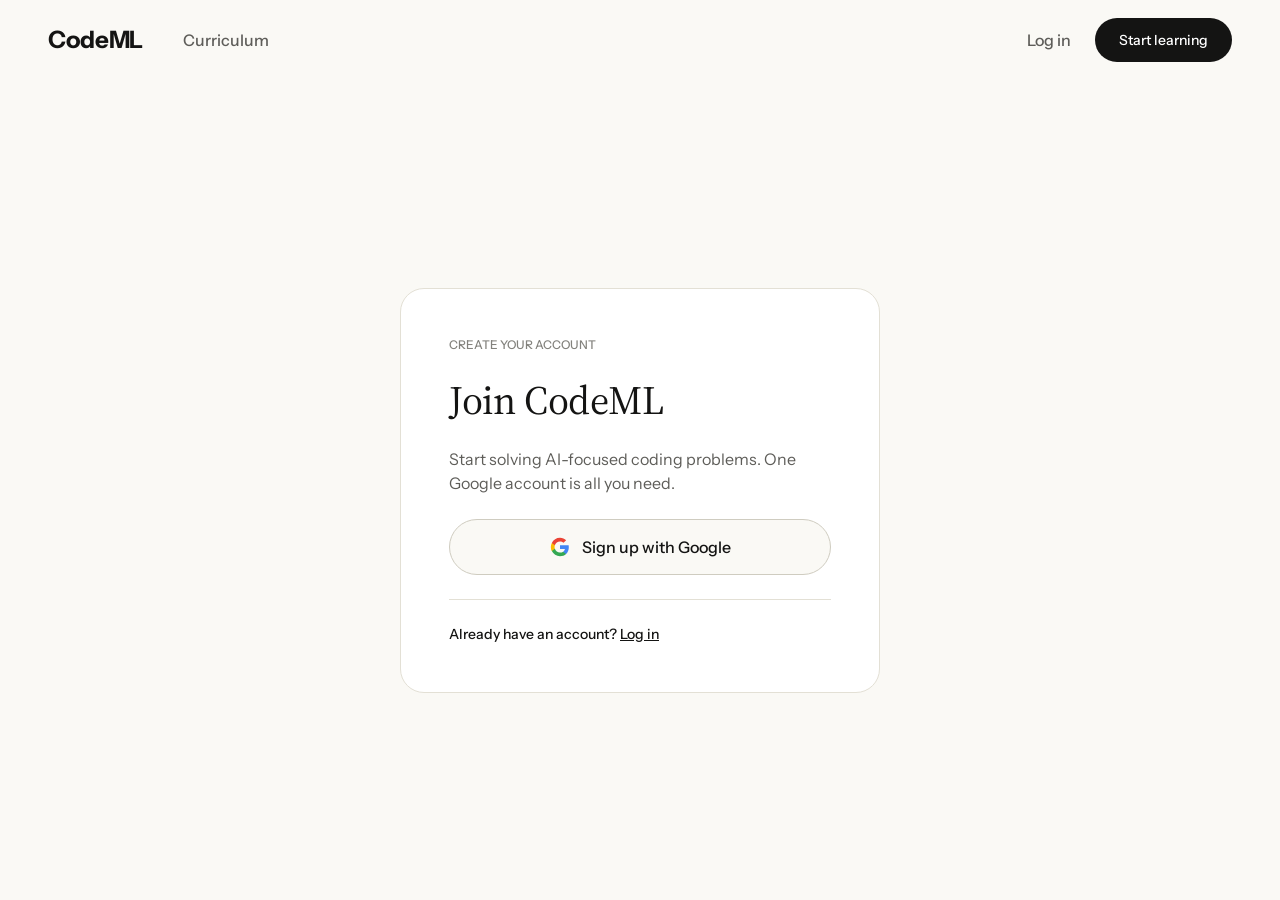
<file: signup.html>
<!doctype html>
<html lang="ko">
<head>
  <meta charset="UTF-8" />
  <meta name="viewport" content="width=device-width, initial-scale=1.0" />
  <title>Sign up · CodeML</title>
  <link rel="preconnect" href="https://fonts.googleapis.com" />
  <link rel="preconnect" href="https://fonts.gstatic.com" crossorigin />
  <link href="https://fonts.googleapis.com/css2?family=Instrument+Sans:wght@400;500;700&family=Source+Serif+4:wght@400&display=swap" rel="stylesheet" />
  <link rel="stylesheet" href="css/base.css" />
  <link rel="stylesheet" href="css/auth.css" />
</head>
<body class="auth-page">
  <header class="header">
    <div class="header-side">
      <a class="logo" href="index.html">CodeML</a>
      <a class="navlink" href="curriculum.html">Curriculum</a>
    </div>
    <div class="header-side">
      <a class="navlink" href="login.html">Log in</a>
      <a class="btn btn-primary btn-m" href="login.html">Start learning</a>
    </div>
  </header>

  <main class="auth-body">
    <section class="auth-card">
      <p class="caption">CREATE YOUR ACCOUNT</p>
      <h1 class="heading-serif">Join CodeML</h1>
      <p class="body-m secondary">Start solving AI-focused coding problems. One Google account is all you need.</p>
      <button class="google-btn" data-google="signup">
        <img src="assets/icon-google.svg" alt="" />
        <span>Sign up with Google</span>
      </button>
      <hr class="auth-divider" />
      <p class="auth-switch">Already have an account? <a href="login.html">Log in</a></p>
    </section>
  </main>

  <script src="https://accounts.google.com/gsi/client" async defer></script>
  <script src="js/common.js"></script>
</body>
</html>
</file>
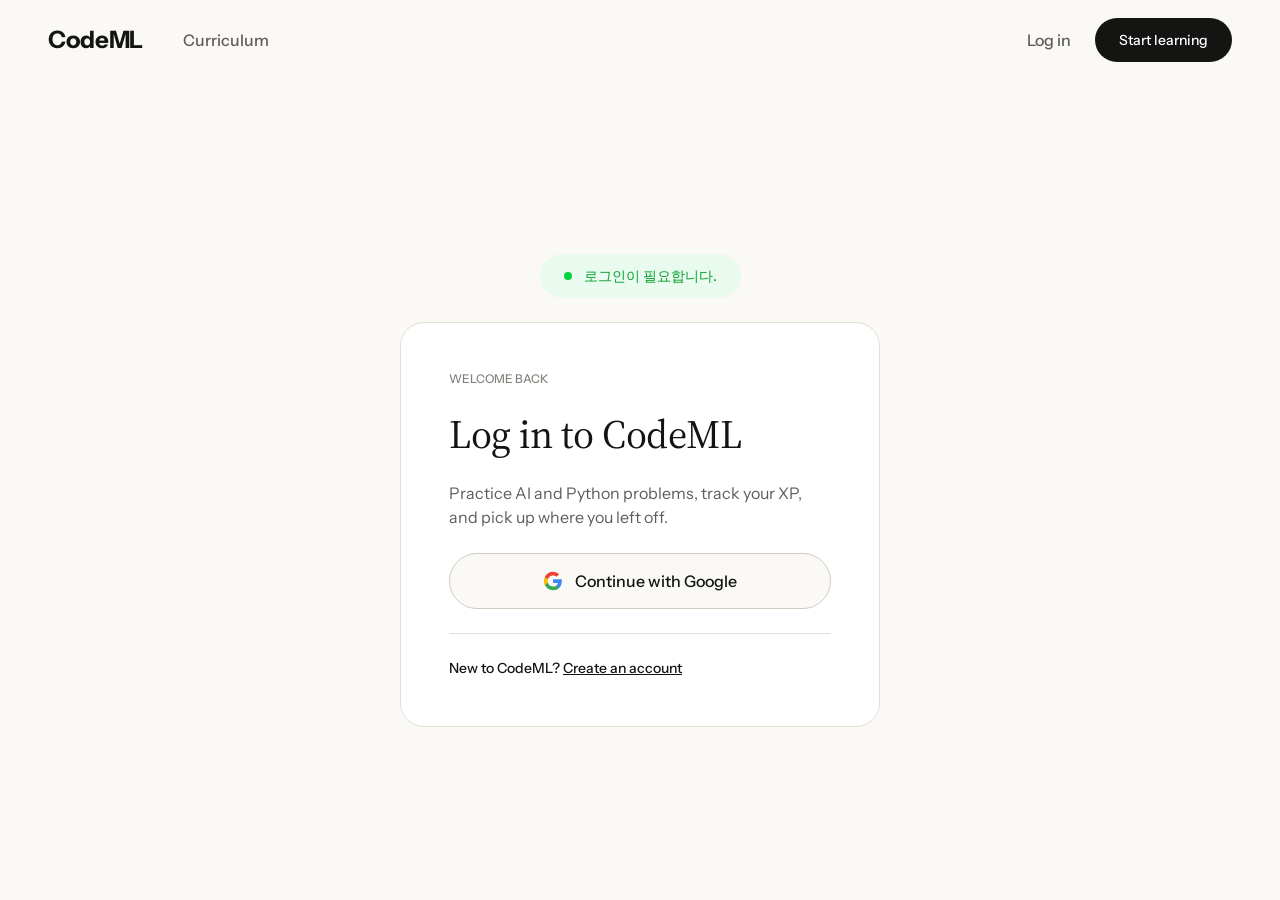
<file: trail.html>
<!doctype html>
<html lang="ko">
<head>
  <meta charset="UTF-8" />
  <meta name="viewport" content="width=device-width, initial-scale=1.0" />
  <title>Trail · CodeML</title>
  <link rel="preconnect" href="https://fonts.googleapis.com" />
  <link rel="preconnect" href="https://fonts.gstatic.com" crossorigin />
  <link href="https://fonts.googleapis.com/css2?family=Instrument+Sans:wght@400;500;700&family=Source+Serif+4:wght@400&display=swap" rel="stylesheet" />
  <link rel="stylesheet" href="css/base.css" />
  <link rel="stylesheet" href="css/trail.css" />
</head>
<body data-auth="required" class="trail-page">
  <!-- 사이드바: 접기/펼치기. 상태는 브라우저에 기억한다 -->
  <aside class="sidebar" id="sidebar">
    <div class="sb-top">
      <a class="logo logo-full" href="index.html">CodeML</a>
      <span class="logo-mark" aria-hidden="true">CM</span>
      <button class="sb-toggle" id="sb-toggle" aria-label="Collapse sidebar" aria-expanded="true">
        <img class="ic-collapse" src="assets/sb-chevron-left.svg" alt="" />
        <img class="ic-expand" src="assets/sb-chevron-right.svg" alt="" />
      </button>
    </div>
    <nav class="sb-menu">
      <a class="sb-item" href="home.html" title="Home"><img src="assets/sb-home.svg" alt="" /><span class="sb-label">Home</span></a>
      <a class="sb-item" href="mypage.html" title="My page"><img src="assets/sb-user.svg" alt="" /><span class="sb-label">My page</span></a>
      <a class="sb-item active" href="trail.html" title="Trail" aria-current="page"><img src="assets/sb-trail.svg" alt="" /><span class="sb-label">Trail</span></a>
      <a class="sb-item" href="curriculum.html" title="Curriculum"><img src="assets/sb-book.svg" alt="" /><span class="sb-label">Curriculum</span></a>
    </nav>
    <button class="sb-account" data-logout title="Log out">
      <span class="avatar">A</span><span class="sb-label">Alex</span>
    </button>
  </aside>

  <main class="trail-body" id="trail-body">
    <div class="trail">
      <button class="banner" id="banner">
        <span class="banner-eyebrow">Trail 1 · Core path</span>
        <span class="banner-title">AI Engineer Curriculum<img src="assets/trail-banner-chevron.svg" alt="" /></span>
      </button>

      <div class="chapter-wrap">
        <button class="pill" id="chapter-btn" aria-haspopup="listbox" aria-expanded="false">
          <span id="chapter-label">Ch 1. Python Basics</span><img src="assets/trail-pill-chevron.svg" alt="" />
        </button>
        <ul class="chapter-menu" id="chapter-menu" role="listbox" hidden>
          <li role="option" data-ch="1" aria-selected="true">Ch 1. Python Basics</li>
          <li role="option" data-ch="2">Ch 2. AI Fundamentals</li>
          <li role="option" data-ch="3">Ch 3. Algorithms</li>
          <li role="option" data-ch="4">Ch 4. Machine Learning</li>
        </ul>
      </div>

      <div class="path">
        <div class="path-row">
          <button class="node done" data-not-connected><span class="hex"><img src="assets/hex-done.svg" alt="" /></span><span class="node-label">Hello, World</span></button>
        </div>
        <div class="path-row shift-left">
          <button class="node done" data-not-connected><span class="hex"><img src="assets/hex-done.svg" alt="" /></span><span class="node-label">Variables &amp; types</span></button>
        </div>
        <div class="path-row">
          <button class="node current" aria-current="step">
            <span class="hex" id="current-hex">
              <span class="ring"><img src="assets/hex-ring.svg" alt="" /></span>
              <span class="hexagon"><img src="assets/hex-current.svg" alt="" /></span>
              <span class="num">3</span>
            </span>
            <span class="node-label">Printing &amp; formatting</span>
          </button>
        </div>
        <div class="path-row shift-right">
          <button class="node todo" data-not-connected><span class="hex"><span class="hexagon"><img src="assets/hex-todo.svg" alt="" /></span><span class="num">4</span></span><span class="node-label">Input &amp; output</span></button>
        </div>
        <div class="path-row">
          <button class="node todo" data-not-connected><span class="hex"><span class="hexagon"><img src="assets/hex-todo.svg" alt="" /></span><span class="num">5</span></span><span class="node-label">Conditionals</span></button>
        </div>
        <div class="path-row shift-left">
          <button class="node todo" data-not-connected><span class="hex"><span class="hexagon"><img src="assets/hex-todo.svg" alt="" /></span><span class="num">6</span></span><span class="node-label">Loops</span></button>
        </div>
        <div class="path-row">
          <button class="node locked" disabled aria-label="Functions (locked)"><span class="hex"><span class="locked-img"><img src="assets/hex-locked.svg" alt="" /></span></span><span class="node-label">Functions</span></button>
        </div>
      </div>
    </div>

    <div class="side-panel" id="side-panel">
      <div class="stats">
        <div class="stat-card streak"><img src="assets/trail-zap.svg" alt="" /><div><p class="streak-n">3</p><p class="streak-l">Day streak</p></div></div>
        <div class="stat-card xp">
          <div class="xp-row"><span class="xp-title">XP goal</span><span class="xp-count">20 / 50 XP</span></div>
          <div class="track"><div class="fill" style="width: 40%"></div></div>
        </div>
      </div>

      <section class="lesson">
        <div class="lesson-head">
          <p class="eyebrow">LESSON 3</p>
          <h1>Printing &amp; formatting</h1>
          <span class="tag">Foundation</span>
        </div>
        <div class="lesson-table">
          <div class="lt-head"><span class="lt-step">Step</span><span>Problem</span></div>
          <div class="lt-row"><span class="lt-step">Basic problems</span><span class="lt-problem"><img src="assets/trail-dot.svg" alt="" />Print a word</span></div>
          <div class="lt-row"><span class="lt-step"></span><span class="lt-problem"><img src="assets/trail-dot.svg" alt="" />Print a sentence</span></div>
          <div class="lt-row"><span class="lt-step"></span><span class="lt-problem"><img src="assets/trail-dot.svg" alt="" />Print with quotes</span></div>
          <div class="lt-row"><span class="lt-step"></span><span class="lt-problem"><img src="assets/trail-dot.svg" alt="" />Print two lines</span></div>
          <div class="lt-row"><span class="lt-step">Practice problems</span><span class="lt-problem"><img src="assets/trail-dot.svg" alt="" />Print a name</span></div>
          <div class="lt-row"><span class="lt-step"></span><span class="lt-problem"><img src="assets/trail-dot.svg" alt="" />Print a greeting</span></div>
          <div class="lt-row"><span class="lt-step">Test problem</span><span class="lt-problem"><img src="assets/trail-dot.svg" alt="" />Print it your way</span></div>
        </div>
        <!-- 문제 풀이 페이지는 트레일의 레슨 시작으로만 들어간다 -->
        <a class="btn btn-primary btn-l start" href="problem.html?id=1">Start lesson</a>
      </section>

      <aside class="tip" id="tip">
        <div class="tip-title"><span>Trails are easier to read now</span><button id="tip-close" aria-label="Close"><img src="assets/trail-x.svg" alt="" /></button></div>
        <p>See your progress at a glance, from finished lessons to what’s left in each chapter.</p>
        <div class="tip-foot">
          <span class="tip-count">1/4</span>
          <button class="btn-s btn-s-outline" id="tip-prev">Previous</button>
          <button class="btn-s btn-s-primary" id="tip-next">Next</button>
        </div>
      </aside>
    </div>

    <!-- 현재 레슨 노드에서 오른쪽 패널로 이어지는 점선 (위치는 JS 가 계산) -->
    <span class="link" id="link" aria-hidden="true"></span>
  </main>

  <script src="js/common.js"></script>
  <script src="js/trail.js"></script>
</body>
</html>
</file>
<file: css/base.css>
:root {
  --bg-page: #faf9f5; --bg-subtle: #f0eee6; --border: #e3e0d5;
  --text-primary: #141413; --text-secondary: #5e5d59; --text-tertiary: #83827d;
  --accent-600: #3d3d3a; --accent-900: #b0aea5; --ivory: #faf9f5;
  --sans: 'Instrument Sans', system-ui, sans-serif; --serif: 'Source Serif 4', Georgia, serif;
}
* { box-sizing: border-box; margin: 0; }
body { background: var(--bg-page); color: var(--text-primary); font-family: var(--sans); }
button { font: inherit; color: inherit; background: none; border: 0; padding: 0; cursor: pointer; text-align: left; }
a { color: inherit; text-decoration: none; }
img { display: block; }

.display-xl { font: 400 80px/84px var(--serif); letter-spacing: -1.6px; max-width: 1100px; }
.display-l { font: 400 56px/62px var(--serif); letter-spacing: -0.84px; }
.title-xl { font: 700 32px/36px var(--sans); letter-spacing: -0.64px; }
.body-l { font: 400 20px/30px var(--sans); }
.body-m { font: 400 16px/24px var(--sans); }
.label-m { font: 500 16px/24px var(--sans); }
.caption { font: 500 12px/16px var(--sans); color: var(--text-tertiary); }
.secondary { color: var(--text-secondary); }

.logo { font: 700 24px/28px var(--sans); letter-spacing: -0.36px; }
.header { height: 80px; padding: 0 48px; display: flex; align-items: center; justify-content: space-between; }
.header-side { display: flex; align-items: center; gap: 40px; }
.header-side:last-child { gap: 24px; }
.navlink { font: 500 16px/24px var(--sans); color: var(--text-secondary); }

.btn { display: inline-flex; align-items: center; justify-content: center; border-radius: 999px; font-weight: 500; white-space: nowrap; }
.btn-l { height: 52px; padding: 0 28px; font-size: 16px; }
.btn-m { height: 44px; padding: 0 24px; font-size: 14px; }
.btn-primary { background: var(--text-primary); color: #fff; }
.btn-outline { border: 1px solid var(--text-primary); }
.btn-white { background: var(--bg-page); color: var(--text-primary); }

.footer { background: var(--text-primary); color: var(--ivory); padding: 80px 48px 48px; display: flex; flex-direction: column; gap: 80px; }
.footer-top { display: flex; justify-content: space-between; }
.footer-mission { display: flex; flex-direction: column; gap: 16px; }
.footer-mission-text { font: 400 16px/24px var(--sans); width: 400px; }
.footer-columns { display: flex; gap: 72px; }
.footer-col { display: flex; flex-direction: column; gap: 14px; }
.footer-login { gap: 8px; }
.footer-label { font: 500 14px/20px var(--sans); color: var(--accent-900); }
.footer-link { font: 400 16px/24px var(--sans); }
.footer-divider { border: 0; height: 1px; background: var(--accent-600); width: 100%; margin: 0; }
.footer-bottom { display: flex; justify-content: space-between; font: 400 14px/20px var(--sans); color: var(--accent-900); }

.scrim { position: fixed; inset: 0; background: rgba(20, 20, 19, .5); display: flex; align-items: center; justify-content: center; }
.modal { background: var(--bg-page); border-radius: 24px; padding: 40px; display: flex; flex-direction: column; gap: 24px; align-items: center; font: 500 18px/26px var(--sans); }

/* 사이드바 (trail, mypage 공용) */
.sidebar { width: 240px; flex-shrink: 0; position: sticky; top: 0; height: 100vh; display: flex; flex-direction: column; gap: 24px; padding: 16px; background: var(--bg-subtle); border-right: 1px solid var(--border); }
.sb-top { display: flex; align-items: center; justify-content: space-between; }
.sb-toggle { width: 32px; height: 32px; display: flex; align-items: center; justify-content: center; border-radius: 8px; }
.sb-toggle:hover { background: var(--border); }
.sb-toggle img { width: 20px; height: 20px; }
.logo-mark { display: none; width: 40px; height: 40px; align-items: center; justify-content: center; background: var(--text-primary); color: #fff; border-radius: 8px; font: 500 14px/20px var(--sans); }
.ic-expand { display: none; }
.sb-menu { display: flex; flex-direction: column; gap: 4px; }
.sb-item { width: 100%; height: 44px; display: flex; align-items: center; gap: 12px; padding: 12px; border-radius: 8px; font: 400 16px/24px var(--sans); color: var(--text-secondary); }
.sb-item:hover { background: var(--border); }
.sb-item img { width: 20px; height: 20px; flex-shrink: 0; }
.sb-item.active { background: var(--border); color: var(--text-primary); font-weight: 500; }
.sb-account { margin-top: auto; display: flex; align-items: center; gap: 12px; padding: 12px; font: 500 14px/20px var(--sans); }
.avatar { width: 28px; height: 28px; border-radius: 999px; background: var(--border); display: flex; align-items: center; justify-content: center; font: 500 14px/20px var(--sans); }

.sidebar.collapsed { width: 80px; }
.sidebar.collapsed .sb-top { flex-direction: column; gap: 12px; }
.sidebar.collapsed .logo-full, .sidebar.collapsed .sb-label { display: none; }
.sidebar.collapsed .logo-mark { display: flex; }
.sidebar.collapsed .ic-collapse { display: none; }
.sidebar.collapsed .ic-expand { display: block; }
.sidebar.collapsed .sb-item, .sidebar.collapsed .sb-account { justify-content: center; }
.track { height: 8px; background: var(--border); border-radius: 999px; overflow: hidden; }
.fill { height: 8px; background: var(--text-primary); }
</file>
<file: css/home.css>
.hero { padding: 80px 48px 48px; display: flex; flex-direction: column; gap: 32px; align-items: flex-start; }
.hero-sub { color: var(--text-secondary); max-width: 640px; }
.hero-cta { display: flex; gap: 12px; }
.hero-art { width: 100%; height: 560px; object-fit: cover; border-radius: 24px; }

.section { padding: 48px 48px 64px; display: flex; flex-direction: column; gap: 32px; }
.section-head { display: flex; align-items: center; justify-content: space-between; }

.slide { display: flex; background: var(--bg-subtle); border-radius: 24px; overflow: hidden; min-height: 398px; }
.slide-text { flex: 1; padding: 48px; display: flex; flex-direction: column; justify-content: space-between; align-items: flex-start; }
.slide-top { display: flex; flex-direction: column; gap: 16px; }
.slide-top .display-l { max-width: 640px; }
.slide-body { color: var(--text-secondary); max-width: 520px; }
.slide-art { width: 318px; height: 398px; flex-shrink: 0; }
.controls { display: flex; justify-content: space-between; align-items: center; }
.dots { display: flex; gap: 8px; }
.dot { width: 8px; height: 8px; border-radius: 999px; background: var(--border); transition: width .2s; }
.dot.active { width: 24px; background: var(--text-primary); }
.arrows { display: flex; gap: 8px; }
.page-btn { width: 40px; height: 40px; border: 1px solid var(--border); border-radius: 999px; display: flex; align-items: center; justify-content: center; }
.page-btn img { width: 18px; height: 18px; }

.cards { display: grid; grid-template-columns: repeat(4, 1fr); gap: 24px; }
.card { display: flex; flex-direction: column; gap: 24px; }
.card-label { display: flex; align-items: center; gap: 32px; }
.card-label img { width: 72px; height: 36px; }
.card-art { width: 100%; aspect-ratio: 318 / 398; border-radius: 12px; }

.steps { display: flex; flex-direction: column; gap: 32px; }
.step { display: flex; gap: 48px; padding-top: 32px; border-top: 1px solid var(--border); }
.step-n { width: 232px; font: 500 14px/20px var(--sans); color: var(--text-tertiary); }
.step-title { width: 440px; font: 700 24px/28px var(--sans); letter-spacing: -0.36px; }
.step-desc { flex: 1; }

.cta-section { padding-bottom: 80px; }
.cta-band { background: var(--text-primary); color: var(--bg-page); border-radius: 24px; padding: 64px; display: flex; align-items: center; justify-content: space-between; gap: 32px; }
.cta-copy { display: flex; flex-direction: column; gap: 12px; }
.cta-copy .display-l { max-width: 640px; }
.cta-body { color: var(--border); }
</file>
<file: css/dashboard.css>
/* 로그인 후 사이드바 화면(home, curriculum) 공용 */
:root { --border-strong: #cfccc0; --success: #05d23f; --error: #d12c1c; }
.app-page { display: flex; min-height: 100vh; }
.app-body { flex: 1; min-width: 0; display: flex; flex-direction: column; gap: 32px; padding: 40px 48px 64px; }
.page-head { display: flex; flex-direction: column; gap: 8px; }
.page-head-row { display: flex; align-items: flex-start; justify-content: space-between; gap: 24px; }
.section { display: flex; flex-direction: column; gap: 16px; }
.section-head { display: flex; align-items: center; justify-content: space-between; }
.h2 { font: 700 20px/28px var(--sans); }
.meta { font: 400 14px/20px var(--sans); color: var(--text-secondary); }
.link-m { font: 500 14px/20px var(--sans); }
.card { background: #fff; border: 1px solid var(--border); border-radius: 12px; padding: 20px; }
.xp-chip { display: inline-flex; align-items: center; gap: 6px; padding: 6px 12px; background: var(--border); border-radius: 999px; font: 500 12px/16px var(--sans); }
.xp-chip img { width: 14px; height: 14px; }
.badge { display: flex; align-items: center; gap: 8px; font: 500 14px/20px var(--sans); color: var(--text-secondary); white-space: nowrap; }
.badge img { width: 8px; height: 8px; }
.bar-row { display: flex; align-items: center; justify-content: space-between; }
.bar-l { font: 500 12px/16px var(--sans); color: var(--text-secondary); }
.bar-r { font: 500 12px/16px var(--sans); }
.stack { display: flex; flex-direction: column; gap: 12px; }

/* Home */
.continue { display: flex; align-items: center; gap: 32px; padding: 28px 36px; background: var(--bg-subtle); border-radius: 16px; }
.continue-main { flex: 1; min-width: 0; display: flex; flex-direction: column; gap: 14px; }
.continue-title { font: 700 24px/32px var(--sans); }
.continue-meta { display: flex; align-items: center; gap: 12px; flex-wrap: wrap; }
.continue-progress { width: 420px; max-width: 100%; }
.continue-actions { display: flex; flex-direction: column; gap: 12px; align-items: stretch; }
.stats { display: flex; gap: 16px; }
.stat { flex: 1; display: flex; flex-direction: column; gap: 4px; }
.stat-top { display: flex; align-items: center; gap: 8px; }
.stat-top img { width: 20px; height: 20px; }
.stat-v { font: 700 24px/28px var(--sans); letter-spacing: -0.36px; }
.stat-l { font: 400 12px/16px var(--sans); color: var(--text-secondary); }
.stat .xp-title { font: 500 14px/20px var(--sans); }
.roadmap-row { display: flex; align-items: center; gap: 16px; height: 88px; border-bottom: 1px solid var(--border); }
.roadmap-n { width: 56px; font: 500 12px/16px var(--sans); color: var(--text-tertiary); }
.roadmap-text { flex: 1; display: flex; flex-direction: column; gap: 4px; }
.roadmap-title { font: 700 20px/28px var(--sans); }
.roadmap-row img { width: 20px; height: 20px; }
.news { display: flex; flex-direction: column; gap: 8px; padding: 24px; background: var(--bg-subtle); border-radius: 16px; }
.news h3 { font: 700 20px/28px var(--sans); }
</file>
<file: css/curriculum.css>
.week-head, .week-main { display: grid; grid-template-columns: 72px 280px 220px 1fr 96px 20px; gap: 16px; align-items: center; padding: 0 16px; }
.week-head { font: 400 12px/16px var(--sans); color: var(--text-tertiary); }
.week { border-bottom: 1px solid var(--border); }
.week.open { background: var(--bg-subtle); }
.week-main { width: 100%; padding-top: 24px; padding-bottom: 24px; }
.week-n { font: 500 14px/20px var(--sans); color: var(--text-tertiary); }
.week-course { font: 500 16px/24px var(--sans); }
.week-libs { font: 400 14px/20px var(--sans); color: var(--text-secondary); }
.week-project { font: 400 14px/20px var(--sans); }
.week-progress { font: 400 12px/16px var(--sans); color: var(--text-secondary); }
.week-main img { width: 20px; height: 20px; transition: transform .15s; }
.week.open .week-main img { transform: rotate(180deg); }
.week-body { padding: 0 16px 16px; }
.problem-row { display: flex; align-items: center; gap: 16px; height: 72px; border-bottom: 1px solid var(--border); }
.problem-row:last-of-type { border-bottom: 0; }
.row-n { width: 40px; font: 500 12px/16px var(--sans); color: var(--text-tertiary); }
.problem-title { flex: 1; font: 700 20px/28px var(--sans); }
.problem-row .status { width: 20px; height: 20px; }
.open-circle { width: 20px; height: 20px; border: 1.5px solid var(--border-strong); border-radius: 999px; }
.week-body .link-m { display: inline-block; margin-top: 12px; }
</file>
<file: css/auth.css>
.auth-page { min-height: 100vh; display: flex; flex-direction: column; }
.auth-body { flex: 1; display: flex; flex-direction: column; gap: 24px; align-items: center; justify-content: center; padding: 24px; }

.auth-card { width: 480px; max-width: 100%; background: #fff; border: 1px solid var(--border); border-radius: 24px; padding: 48px; display: flex; flex-direction: column; gap: 24px; }
.heading-serif { font: 400 40px/46px var(--serif); letter-spacing: -0.4px; }
.auth-divider { border: 0; height: 1px; background: var(--border); width: 100%; }
.auth-switch { font: 500 14px/20px var(--sans); }
.auth-switch a { text-decoration: underline; }

.google-btn { width: 100%; height: 56px; display: flex; align-items: center; justify-content: center; gap: 12px; background: var(--bg-page); border: 1px solid #cfccc0; border-radius: 999px; font: 500 16px/24px var(--sans); }
.google-btn img { width: 20px; height: 20px; }

.banner { display: flex; align-items: center; gap: 12px; padding: 12px 24px; background: #e8fbee; color: #0a9f32; border-radius: 999px; font: 500 14px/20px var(--sans); }
.banner[hidden] { display: none; }
.banner img { width: 8px; height: 8px; }
</file>
<file: css/mypage.css>
:root { --border-strong: #cfccc0; --success: #05d23f; --error: #d12c1c; }
.mypage-page { display: flex; min-height: 100vh; }
.mp-body { flex: 1; min-width: 0; display: flex; align-items: flex-start; gap: 64px; padding: 40px 48px 64px; }

.mp-settings { width: 240px; flex-shrink: 0; display: flex; flex-direction: column; gap: 16px; }
.mp-settings-title { font: 700 24px/32px var(--sans); padding-bottom: 16px; border-bottom: 1px solid var(--border); }
.mp-nav { height: 40px; padding: 10px 12px; border-radius: 8px; font: 500 14px/20px var(--sans); color: var(--text-secondary); }
.mp-nav.active { background: var(--border); color: var(--text-primary); }

.mp-main { width: 720px; max-width: 100%; display: flex; flex-direction: column; gap: 32px; }
.mp-head { display: flex; flex-direction: column; gap: 8px; }
.mp-form { display: flex; flex-direction: column; gap: 24px; }
.mp-divider { border: 0; height: 1px; background: var(--border); margin: 0; }
.mp-section { display: flex; flex-direction: column; gap: 16px; }
.mp-h2 { font: 700 20px/28px var(--sans); }

.field { display: flex; flex-direction: column; gap: 8px; }
.field-label { font: 500 14px/20px var(--sans); }
.req { color: var(--error); }
.help { font: 400 12px/16px var(--sans); color: var(--text-tertiary); }
.label-s { font: 500 14px/20px var(--sans); }
.input-wrap { position: relative; }
.input-wrap img { position: absolute; right: 16px; top: 16px; width: 16px; height: 16px; }
.input { width: 100%; height: 48px; padding: 0 16px; background: #fff; border: 1px solid var(--border); border-radius: 12px; font: 400 16px/24px var(--sans); color: var(--text-primary); }
.input:focus { outline: 0; border: 2px solid var(--text-primary); padding: 0 15px; }
.input[readonly] { background: var(--bg-subtle); color: var(--text-secondary); padding-right: 44px; }

.card { background: #fff; border: 1px solid var(--border); border-radius: 12px; padding: 20px; }
.level-card { display: flex; flex-direction: column; gap: 16px; background: #fff; border: 1px solid var(--border); border-radius: 12px; padding: 20px; }
.level-n { font: 700 24px/28px var(--sans); letter-spacing: -0.36px; }
.xp-row { display: flex; align-items: center; justify-content: space-between; }
.xp-title { font: 500 14px/20px var(--sans); }
.xp-count { font: 400 12px/16px var(--sans); color: var(--text-secondary); }

#save { align-self: flex-start; }
#save:disabled { background: var(--bg-subtle); color: var(--border-strong); cursor: not-allowed; }
#save.saved { background: transparent; color: var(--text-primary); border: 1px solid var(--text-primary); }

/* 잔디 */
.heat { display: flex; flex-direction: column; gap: 16px; }
.heat-head { display: flex; justify-content: space-between; align-items: center; }
.heat-grid { display: grid; grid-auto-flow: column; grid-template-rows: repeat(7, 14px); grid-auto-columns: 14px; gap: 4px; }
.heat-legend { display: flex; align-items: center; justify-content: flex-end; gap: 4px; }
.heat-legend .help { margin: 0 4px; }
.cell { width: 14px; height: 14px; border-radius: 3px; }
.l0 { background: #e3e0d5; } .l1 { background: #b4f2c5; } .l2 { background: #76e695; } .l3 { background: #37db65; } .l4 { background: var(--success); }

/* 제출기록 */
.sub { padding: 20px; }
.sub-row { display: grid; grid-template-columns: 56px 1fr 140px 90px 146px; align-items: center; height: 60px; padding: 0 12px; border-bottom: 1px solid var(--border); font: 400 14px/20px var(--sans); }
.sub-row:last-child { border-bottom: 0; }
.sub-headrow { height: 44px; background: var(--bg-subtle); font: 400 12px/16px var(--sans); color: var(--text-secondary); border-radius: 8px; border-bottom: 0; }
.r { text-align: right; }
.res { display: flex; align-items: center; gap: 8px; }
.res img { width: 8px; height: 8px; }

/* Security / Danger zone */
.action { display: flex; align-items: center; justify-content: space-between; gap: 24px; }
.action-title { font: 500 16px/24px var(--sans); }
.action-desc { margin-top: 4px; font: 400 14px/20px var(--sans); color: var(--text-secondary); }
.danger { border-color: var(--error); }
.danger .action-title, .danger .btn { color: var(--error); }
.danger .btn { border-color: var(--error); }
</file>
<file: css/problem.css>
:root { --editor-gutter: #bdbdbd; --editor-text: #333; --editor-keyword: #7c5cff; --editor-function: #1d5fd6; --editor-number: #3d3d3a; --editor-comment: #828282; --success: #0a9f32; --error: #d12c1c; }

.problem-page { height: 100vh; display: flex; flex-direction: column; }
.workspace { flex: 1; min-height: 0; display: flex; }
.left, .right { flex: 1; min-width: 0; display: flex; flex-direction: column; }
.right { border-left: 1px solid var(--border); }
button img { pointer-events: none; }

.h-32 { font: 700 32px/36px var(--sans); letter-spacing: -0.64px; }
.h-20 { font: 700 20px/26px var(--sans); letter-spacing: -0.2px; }
.label-s { font: 500 14px/20px var(--sans); }
.mono { font: 500 13px/20px 'JetBrains Mono', monospace; }
.tertiary { color: var(--text-tertiary); }
.meta-text { font: 400 14px/20px var(--sans); color: var(--text-tertiary); }

/* 파일철 탭 */
.ptabs { display: flex; align-items: flex-end; gap: 4px; padding: 8px 0 0 16px; background: var(--bg-subtle); }
.ptab { height: 40px; padding: 0 20px; display: flex; align-items: center; gap: 8px; background: var(--border); border: 1px solid var(--border); border-bottom: 0; border-radius: 12px 12px 0 0; font: 500 14px/20px var(--sans); color: var(--text-tertiary); }
.ptab img { width: 16px; height: 16px; }
.ptab.selected { height: 48px; background: #fff; color: var(--text-primary); }

.pcontent { flex: 1; overflow: auto; background: #fff; padding: 32px; }
.ppanel { display: flex; flex-direction: column; gap: 24px; align-items: stretch; }
.ppanel[hidden] { display: none; }
.title-row { display: flex; align-items: center; gap: 16px; }
.badge { display: flex; align-items: center; gap: 8px; font: 500 14px/20px var(--sans); color: var(--text-secondary); white-space: nowrap; }
.badge img { width: 8px; height: 8px; }
.meta { display: flex; align-items: center; gap: 12px; }
.xp-chip { display: inline-flex; align-items: center; gap: 6px; padding: 8px 16px 8px 14px; background: var(--border); border-radius: 999px; font: 500 14px/20px var(--sans); white-space: nowrap; }
.xp-chip img { width: 16px; height: 16px; }

.field { display: flex; flex-direction: column; gap: 8px; }
.field-label { font: 500 12px/16px var(--sans); color: var(--text-tertiary); }
.box { background: var(--bg-subtle); border-radius: 8px; padding: 12px 16px; color: var(--text-primary); }
.code-block { white-space: pre-wrap; padding: 16px; }
.bullets { list-style: none; padding: 0; }
.bullets li::before { content: '•  '; }
.steps-list { list-style: none; padding: 0; counter-reset: step; }
.steps-list li::before { counter-increment: step; content: counter(step) '.  '; }

/* 제출 목록 */
.sub-head { display: flex; align-items: center; justify-content: space-between; }
.table { display: flex; flex-direction: column; }
.srow { display: flex; align-items: center; gap: 12px; height: 60px; padding: 0 16px; border-top: 1px solid var(--border); font: 400 14px/20px var(--sans); }
.srow.shead { height: 44px; background: var(--bg-subtle); font: 500 12px/16px var(--sans); color: var(--text-tertiary); }
.c-n { width: 56px; color: var(--text-tertiary); flex-shrink: 0; }
.c-user { width: 160px; flex-shrink: 0; display: flex; align-items: center; gap: 10px; }
.c-result { width: 140px; flex-shrink: 0; display: flex; align-items: center; gap: 8px; }
.c-result img { width: 8px; height: 8px; }
.c-result span { font-weight: 500; color: var(--text-secondary); }
.c-lang { width: 90px; flex-shrink: 0; }
.c-time { flex: 1; text-align: right; }
.shead .c-n, .shead .c-user, .shead .c-result, .shead .c-lang, .shead .c-time { color: inherit; }
.avatar { width: 28px; height: 28px; border-radius: 999px; background: var(--border); display: flex; align-items: center; justify-content: center; font: 500 14px/20px var(--sans); }

.pagination { display: flex; justify-content: center; gap: 4px; }
.pg { width: 40px; height: 40px; border-radius: 999px; display: flex; align-items: center; justify-content: center; font: 500 14px/20px var(--sans); color: var(--text-secondary); }
.pg:hover:not(:disabled) { background: var(--bg-subtle); }
.pg.active { background: var(--text-primary); color: #fff; }
.pg.arrow { border: 1px solid var(--border); }
.pg.arrow img { width: 18px; height: 18px; }
.pg:disabled { opacity: .4; cursor: default; }

/* 오른쪽: 툴바 / 에디터 / 콘솔 / 푸터 */
.toolbar, .editor-footer { display: flex; align-items: center; justify-content: space-between; padding: 12px 16px; background: #fff; }
.toolbar { border-bottom: 1px solid var(--border); }
.editor-footer { border-top: 1px solid var(--border); }
.toolbar-actions { display: flex; gap: 4px; }
.footer-actions { display: flex; gap: 12px; }
.tool-btn { height: 36px; padding: 0 12px; display: flex; align-items: center; gap: 8px; border-radius: 8px; font: 500 14px/20px var(--sans); color: var(--text-secondary); }
.tool-btn:hover { background: var(--bg-subtle); }
.tool-btn img { width: 18px; height: 18px; }

.select { position: relative; width: 168px; height: 40px; display: flex; align-items: center; padding: 0 12px 0 14px; justify-content: space-between; background: #fff; border: 1px solid var(--border); border-radius: 8px; font: 500 14px/20px var(--sans); }
.select select { position: absolute; inset: 0; opacity: 0; cursor: pointer; }
.select img { width: 16px; height: 16px; }

.editor { flex: 1; min-height: 120px; overflow: auto; background: #fff; }
.editor-body { display: flex; min-height: 100%; padding-top: 16px; }
.gutter { width: 24px; margin: 0 20px 0 16px; flex-shrink: 0; text-align: right; font: 500 13px/24px 'JetBrains Mono', monospace; color: var(--editor-gutter); user-select: none; white-space: pre; }
.code-wrap { position: relative; flex: 1; min-width: max-content; padding-right: 16px; }
.highlight, #code { margin: 0; padding: 0; border: 0; font: 400 var(--code-size, 14px)/24px 'JetBrains Mono', monospace; white-space: pre; tab-size: 4; }
.highlight { color: var(--editor-text); pointer-events: none; }
#code { position: absolute; inset: 0; width: 100%; height: 100%; resize: none; overflow: hidden; background: transparent; color: transparent; caret-color: var(--editor-text); outline: none; }
.gutter { font-size: 13px; }
.tk-kw { color: var(--editor-keyword); }
.tk-fn { color: var(--editor-function); }
.tk-num { color: var(--editor-number); }
.tk-cm { color: var(--editor-comment); }

.console { background: #fff; border-top: 1px solid var(--border); }
.console[hidden] { display: none; }
.console-tabs { display: flex; gap: 20px; padding-left: 16px; border-bottom: 1px solid var(--border); }
.ctab { padding: 12px 4px; font: 500 14px/20px var(--sans); color: var(--text-tertiary); border-bottom: 2px solid transparent; margin-bottom: -1px; }
.ctab.selected { color: var(--text-primary); border-bottom-color: #cfccc0; }
.console-body { padding: 16px; display: flex; flex-direction: column; gap: 16px; max-height: 276px; overflow: auto; }
.console-body[hidden], #result-view[hidden] { display: none; }
#result-view { display: flex; flex-direction: column; gap: 16px; }
.cases { display: flex; gap: 8px; }
.case { padding: 4px 12px; border-radius: 999px; background: var(--bg-subtle); font: 500 14px/20px var(--sans); color: var(--text-secondary); }
.case.selected { background: var(--border); color: var(--text-primary); }
.status { display: flex; align-items: center; gap: 8px; font: 500 14px/20px var(--sans); }
.status img { width: 8px; height: 8px; }
.status span:nth-of-type(2) { font-weight: 400; }
.status.pass #result-label { color: var(--success); }
.status.fail #result-label { color: var(--error); }

/* 설정 팝업 */
.popover { position: fixed; top: 148px; right: 48px; width: 320px; padding: 24px; display: flex; flex-direction: column; gap: 24px; background: var(--bg-page); border: 1px solid var(--border); border-radius: 16px; box-shadow: 0 4px 12px rgba(0, 0, 0, .1); z-index: 10; }
.popover[hidden] { display: none; }
.popover-head, .popover-row { display: flex; align-items: center; justify-content: space-between; gap: 12px; }
.popover-head button img { width: 18px; height: 18px; }
.stepper { display: flex; align-items: center; gap: 12px; font: 400 14px/20px var(--sans); }
.stepper button { width: 32px; height: 32px; border: 1px solid var(--border); border-radius: 999px; display: flex; align-items: center; justify-content: center; font: 500 14px/20px var(--sans); }
.copy { display: flex; flex-direction: column; gap: 4px; }
.hint { font: 500 12px/16px var(--sans); color: var(--text-tertiary); width: 190px; }
.toggle { width: 44px; height: 24px; flex-shrink: 0; }
.toggle img { width: 44px; height: 24px; }

/* 결과 모달 */
.result-modal { width: 460px; max-width: calc(100vw - 32px); padding: 40px; display: flex; flex-direction: column; gap: 28px; background: var(--bg-page); border: 1px solid var(--border); border-radius: 24px; box-shadow: 0 12px 32px rgba(0, 0, 0, .16); }
.result-modal .tag { display: flex; align-items: center; gap: 8px; font: 500 14px/20px var(--sans); color: var(--text-secondary); }
.result-modal .tag img { width: 8px; height: 8px; }
.result-copy { display: flex; flex-direction: column; gap: 12px; }
.result-copy h2 { font: 400 40px/46px var(--serif); letter-spacing: -0.4px; }
.result-xp { display: flex; align-items: center; gap: 12px; }
.result-actions { display: flex; gap: 12px; }
.result-actions .btn { flex: 1; }
</file>
<file: css/trail.css>
:root { --border-strong: #cfccc0; }
.trail-page { display: flex; min-height: 100vh; }


/* 본문 */
.trail-body { position: relative; flex: 1; min-width: 0; display: flex; align-items: flex-start; gap: 48px; padding: 40px 48px 64px; }
.trail { width: 520px; flex-shrink: 0; display: flex; flex-direction: column; align-items: center; gap: 24px; }
.banner { width: 100%; height: 80px; display: flex; flex-direction: column; align-items: center; justify-content: center; gap: 4px; padding: 16px 24px; background: var(--text-primary); color: #fff; border-radius: 12px; }
.banner-eyebrow { font: 500 14px/20px var(--sans); opacity: .7; }
.banner-title { display: flex; align-items: center; gap: 8px; font: 700 20px/26px var(--sans); letter-spacing: -0.2px; }
.banner-title img { width: 20px; height: 20px; }

.chapter-wrap { position: relative; }
.pill { display: flex; align-items: center; gap: 8px; padding: 8px 12px 8px 16px; background: var(--bg-page); border: 1px solid var(--border-strong); border-radius: 999px; font: 500 14px/20px var(--sans); }
.pill img { width: 16px; height: 16px; }
.chapter-menu { position: absolute; top: calc(100% + 8px); left: 50%; transform: translateX(-50%); z-index: 5; min-width: 220px; margin: 0; padding: 8px; list-style: none; background: var(--bg-page); border: 1px solid var(--border); border-radius: 12px; box-shadow: 0 4px 12px rgba(0, 0, 0, .1); }
.chapter-menu[hidden] { display: none; }
.chapter-menu li { padding: 8px 12px; border-radius: 8px; font: 500 14px/20px var(--sans); cursor: pointer; white-space: nowrap; }
.chapter-menu li:hover { background: var(--bg-subtle); }
.chapter-menu li[aria-selected="true"] { background: var(--border); }

/* 레슨 경로 (육각형은 정육각형, 꼭짓점이 위아래) */
.path { width: 100%; display: flex; flex-direction: column; align-items: center; gap: 24px; }
.path-row { width: 100%; display: flex; justify-content: center; }
.path-row.shift-left { padding-right: 128px; }
.path-row.shift-right { padding-left: 128px; }
.node { display: flex; flex-direction: column; align-items: center; gap: 8px; }
.node:disabled { cursor: default; }
.hex { position: relative; width: 86px; height: 99.304px; display: block; }
.hex > img { display: block; width: 100%; height: 100%; }
.hex .ring { position: absolute; left: 0; top: 2.31px; width: 82px; height: 94.685px; }
.hex .hexagon { position: absolute; left: 11px; top: 12.7px; width: 64px; height: 73.901px; }
.hex .ring img { position: absolute; inset: -2.11% -2.44%; width: 104.88%; height: 104.22%; max-width: none; }
.hex .hexagon img { position: absolute; inset: -4.06% -4.69%; width: 109.38%; height: 108.12%; max-width: none; }
.hex .locked-img { position: absolute; inset: 0 0 0 -2.33%; }
.hex .locked-img img { display: block; width: 100%; height: 100%; }
.num { position: absolute; inset: 0; display: flex; align-items: center; justify-content: center; font: 700 24px/28px var(--sans); letter-spacing: -0.36px; color: var(--text-tertiary); }
.node.current .num { color: #fff; }
.node-label { font: 400 14px/20px var(--sans); text-align: center; white-space: nowrap; color: var(--text-primary); }
.node.todo .node-label { color: var(--text-secondary); }
.node.locked .node-label { color: var(--text-tertiary); }
.node.done:hover .hex, .node.todo:hover .hex { transform: translateY(-2px); }
.hex { transition: transform .15s; }

/* 오른쪽 패널 */
.side-panel { flex: 1; min-width: 0; display: flex; flex-direction: column; gap: 24px; }
.stats { display: flex; gap: 16px; }
.stat-card { flex: 1; min-width: 0; background: #fff; border: 1px solid var(--border); border-radius: 12px; padding: 20px; }
.streak { display: flex; align-items: center; gap: 16px; }
.streak img { width: 24px; height: 24px; }
.streak-n { font: 700 24px/28px var(--sans); letter-spacing: -0.36px; }
.streak-l { font: 500 12px/16px var(--sans); color: var(--text-secondary); }
.xp { display: flex; flex-direction: column; gap: 12px; }
.xp-row { display: flex; align-items: center; justify-content: space-between; }
.xp-title { font: 500 14px/20px var(--sans); }
.xp-count { font: 500 12px/16px var(--sans); color: var(--text-secondary); }

.lesson { display: flex; flex-direction: column; gap: 20px; padding: 32px; background: #fff; border: 1px solid var(--border); border-radius: 16px; }
.lesson-head { display: flex; flex-direction: column; align-items: flex-start; gap: 8px; }
.eyebrow { font: 500 12px/16px var(--sans); color: var(--text-tertiary); }
.lesson h1 { font: 700 32px/36px var(--sans); letter-spacing: -0.64px; }
.tag { padding: 4px 12px; background: var(--border); border-radius: 999px; font: 500 12px/16px var(--sans); color: var(--text-secondary); }
.lt-head { display: flex; padding-bottom: 8px; border-bottom: 1px solid var(--border-strong); font: 500 14px/20px var(--sans); color: var(--text-tertiary); }
.lt-step { width: 140px; flex-shrink: 0; }
.lt-row { display: flex; align-items: center; height: 52px; border-bottom: 1px solid var(--border); }
.lt-row .lt-step { font: 500 14px/20px var(--sans); color: var(--text-secondary); }
.lt-problem { display: flex; align-items: center; gap: 12px; font: 400 16px/24px var(--sans); }
.lt-problem img { width: 8px; height: 8px; }
.start { width: 100%; }

/* 안내 말풍선 */
.tip { align-self: flex-end; width: 340px; max-width: 100%; display: flex; flex-direction: column; gap: 12px; padding: 20px; background: #fff; border: 1px solid var(--border); border-radius: 12px; }
.tip[hidden] { display: none; }
.tip-title { display: flex; align-items: center; justify-content: space-between; font: 500 16px/24px var(--sans); }
.tip-title img { width: 16px; height: 16px; }
.tip p { font: 400 14px/20px var(--sans); color: var(--text-secondary); }
.tip-foot { display: flex; align-items: center; gap: 8px; }
.tip-count { flex: 1; font: 500 12px/16px var(--sans); color: var(--text-tertiary); }
.btn-s { height: 36px; padding: 0 18px; border-radius: 999px; font: 500 14px/20px var(--sans); display: inline-flex; align-items: center; }
.btn-s-primary { background: var(--text-primary); color: #fff; }
.btn-s-outline { background: var(--border); border: 1px solid var(--text-primary); }

/* 현재 노드 → 패널 점선 */
.link { position: absolute; height: 0; border-top: 1.5px dashed var(--border-strong); pointer-events: none; }
</file>
